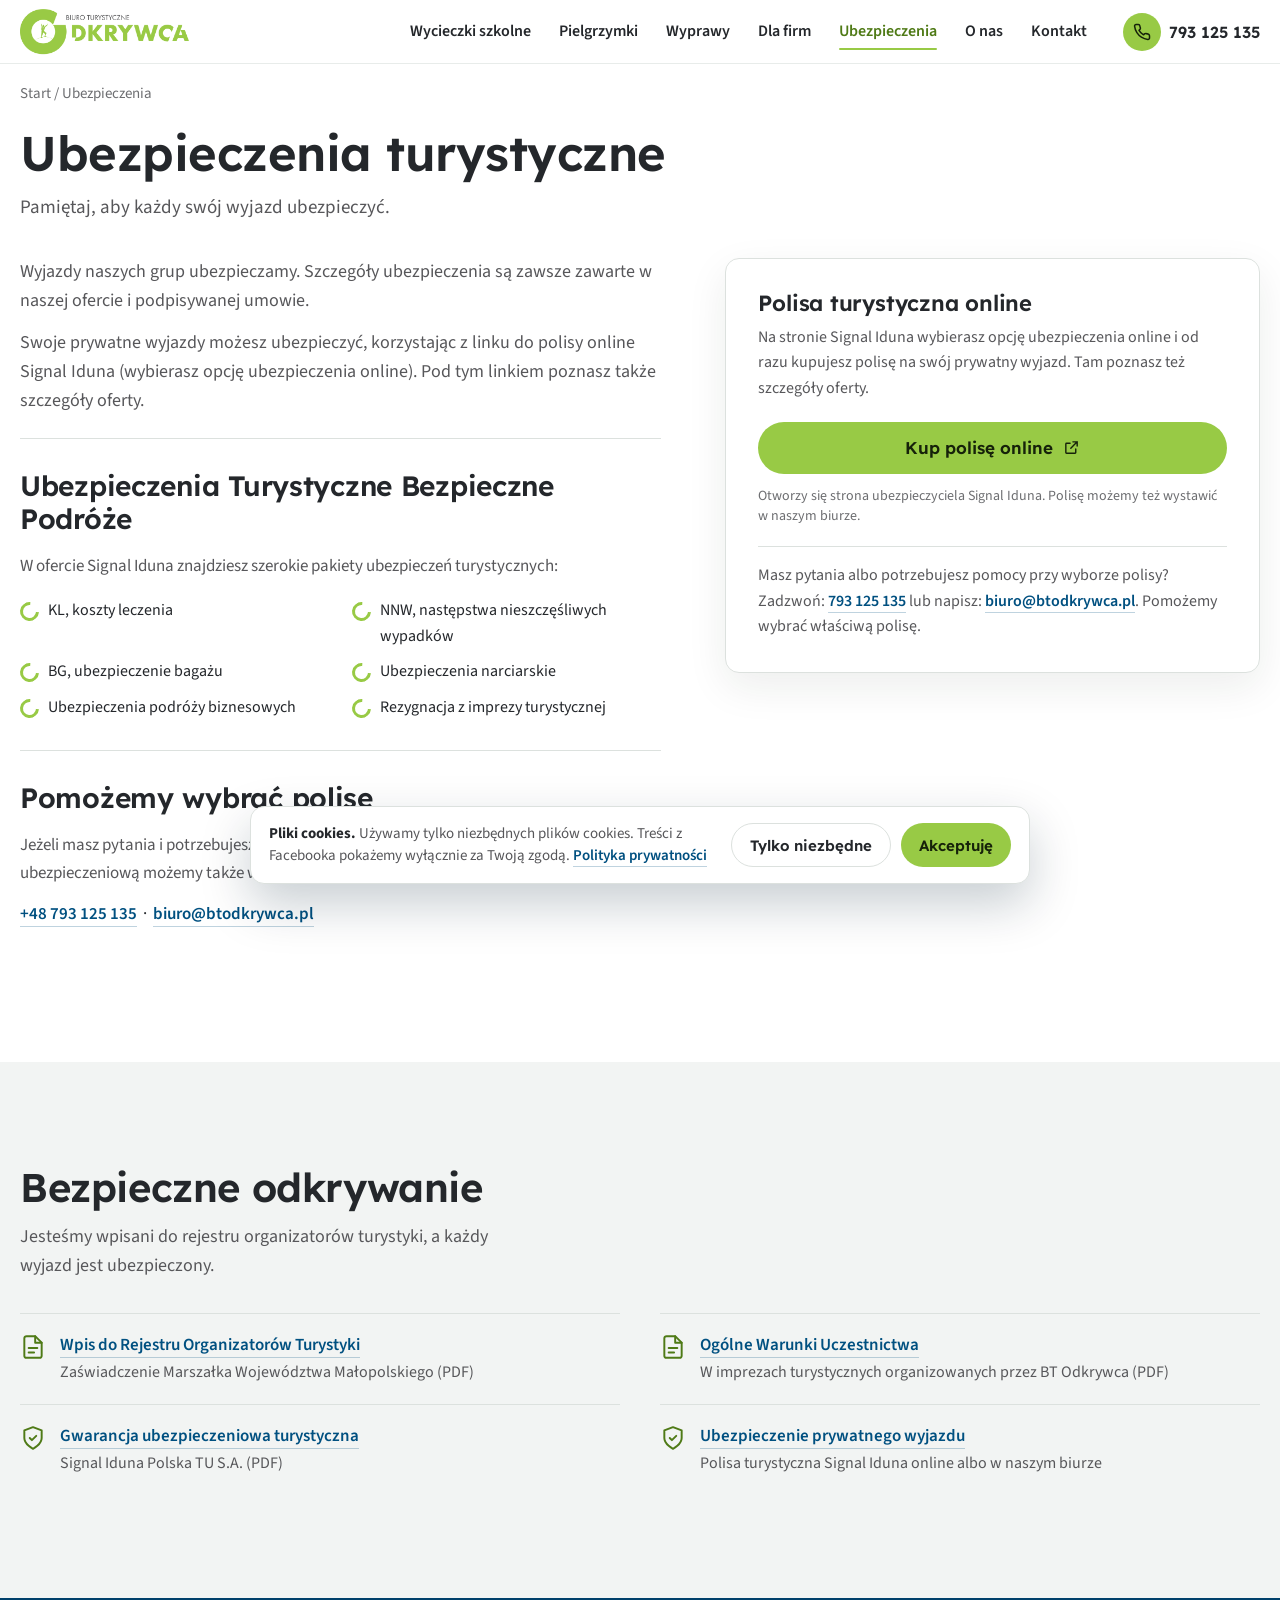
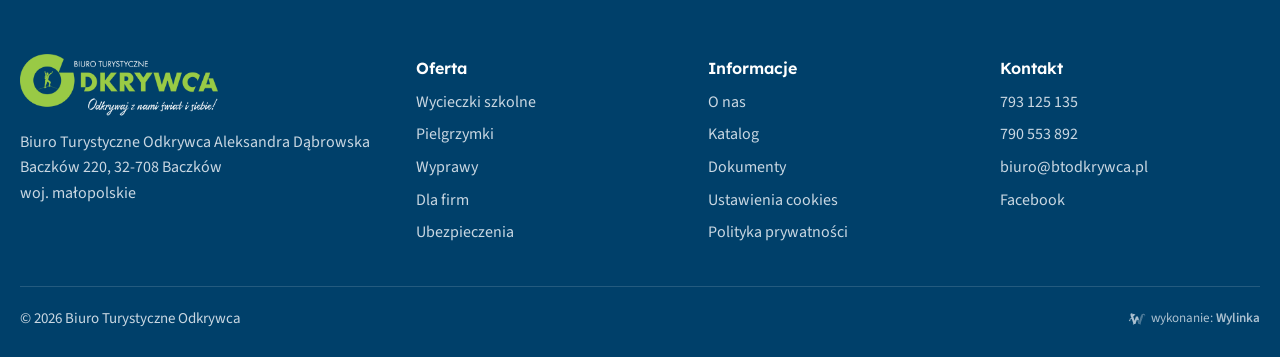
<file: ubezpieczenia.html>
<!doctype html>
<html lang="pl">
<head>
<meta charset="utf-8">
<meta name="viewport" content="width=device-width,initial-scale=1,viewport-fit=cover">
<meta name="robots" content="noindex,nofollow">
<title>Ubezpieczenia turystyczne Signal Iduna - polisa online | BT Odkrywca</title>
<meta name="description" content="Ubezpiecz swój wyjazd: polisa turystyczna Signal Iduna online (KL, NNW, bagaż, narty, rezygnacja) albo w biurze BT Odkrywca. Tel. 793 125 135.">
<meta name="theme-color" content="#ffffff">
<link rel="icon" href="img/sygnet.webp">
<link rel="preconnect" href="https://fonts.googleapis.com">
<link rel="preconnect" href="https://fonts.gstatic.com" crossorigin>
<link href="https://fonts.googleapis.com/css2?family=Lexend:wght@500;600&family=Source+Sans+3:wght@400;600&display=swap" rel="stylesheet">
<link rel="stylesheet" href="style.css?v=2">
<style>
.wylinka-badge{display:inline-flex;align-items:center;gap:.4em;color:inherit;text-decoration:none;font-size:.875em;line-height:1;opacity:.85}
.wylinka-badge:hover,.wylinka-badge:focus-visible{opacity:1}
.wylinka-badge:focus-visible{outline:2px solid currentColor;outline-offset:3px;border-radius:2px}
.wylinka-badge svg{width:18px;height:18px;flex:none;overflow:visible}
.wylinka-badge b{font-weight:600}
.wylinka-badge .wy-old{opacity:.45;transform-origin:40px 30px;transition:transform .32s cubic-bezier(.3,.7,.4,1),opacity .32s ease-out}
.wylinka-badge .wy-pod{opacity:0;transition:opacity .2s ease-out .08s}
.wylinka-badge:hover .wy-old,.wylinka-badge:focus-visible .wy-old{transform:translate(9px,7px) rotate(9deg);opacity:0}
.wylinka-badge:hover .wy-pod,.wylinka-badge:focus-visible .wy-pod{opacity:1}
@media (prefers-reduced-motion:reduce){.wylinka-badge .wy-old,.wylinka-badge .wy-pod{transition:none}.wylinka-badge:hover .wy-old,.wylinka-badge:focus-visible .wy-old{transform:none;opacity:.45}.wylinka-badge:hover .wy-pod,.wylinka-badge:focus-visible .wy-pod{opacity:0}}
</style>
</head>
<body>
<header class="hdr">
  <div class="wrap">
    <a class="logo" href="index.html" aria-label="Biuro Turystyczne Odkrywca - strona główna"><img src="img/logo-poziome.webp" alt="Biuro Turystyczne Odkrywca" width="600" height="163"></a>
    <nav class="nav" id="nav">
      <a href="wycieczki-szkolne.html">Wycieczki szkolne</a>
      <a href="index.html#pielgrzymki">Pielgrzymki</a>
      <a href="index.html#wyprawy">Wyprawy</a>
      <a href="index.html#firmy">Dla firm</a>
      <a href="ubezpieczenia.html" class="on" aria-current="page">Ubezpieczenia</a>
      <a href="index.html#o-nas">O nas</a>
      <a href="index.html#kontakt">Kontakt</a>
      <a href="index.html#kontakt" class="btn nav-cta" data-ask="">Zapytaj o wyjazd</a>
    </nav>
    <a class="hdr-tel" href="tel:+48793125135" aria-label="Zadzwoń: 793 125 135"><span class="ic"><svg viewBox="0 0 24 24" fill="none" stroke="currentColor" stroke-width="2" stroke-linecap="round" stroke-linejoin="round"><path d="M22 16.9v3a2 2 0 0 1-2.2 2 19.8 19.8 0 0 1-8.6-3.1 19.5 19.5 0 0 1-6-6A19.8 19.8 0 0 1 2.1 4.2 2 2 0 0 1 4.1 2h3a2 2 0 0 1 2 1.7c.1.9.4 1.8.7 2.7a2 2 0 0 1-.5 2.1L8 9.8a16 16 0 0 0 6 6l1.3-1.3a2 2 0 0 1 2.1-.4c.9.3 1.8.6 2.7.7a2 2 0 0 1 1.7 2z"/></svg></span><span class="num">793 125 135</span></a>
    <button class="burger" id="burger" aria-label="Menu" aria-expanded="false" aria-controls="nav"><i></i><i></i><i></i></button>
  </div>
</header>
<main>
<section class="wrap">
  <div class="crumbs"><a href="index.html">Start</a> / Ubezpieczenia</div>
  <div class="page-hd">
    <h1>Ubezpieczenia turystyczne</h1>
    <p>Pamiętaj, aby każdy swój wyjazd ubezpieczyć.</p>
  </div>
  <div class="ins top" style="padding-bottom:clamp(56px,7vw,90px)">
    <div class="ins-txt">
      <p>Wyjazdy naszych grup ubezpieczamy. Szczegóły ubezpieczenia są zawsze zawarte w naszej ofercie i podpisywanej umowie.</p>
      <p>Swoje prywatne wyjazdy możesz ubezpieczyć, korzystając z linku do polisy online Signal Iduna (wybierasz opcję ubezpieczenia online). Pod tym linkiem poznasz także szczegóły oferty.</p>
      <div class="blk" style="margin-top:22px">
        <h2>Ubezpieczenia Turystyczne Bezpieczne Podróże</h2>
        <p style="color:var(--grey)">W ofercie Signal Iduna znajdziesz szerokie pakiety ubezpieczeń turystycznych:</p>
        <ul class="ins-list">
        <li>KL, koszty leczenia</li><li>NNW, następstwa nieszczęśliwych wypadków</li>
        <li>BG, ubezpieczenie bagażu</li><li>Ubezpieczenia narciarskie</li>
        <li>Ubezpieczenia podróży biznesowych</li><li>Rezygnacja z imprezy turystycznej</li>
      </ul>
      </div>
      <div class="blk">
        <h2>Pomożemy wybrać polisę</h2>
        <p style="color:var(--grey)">Jeżeli masz pytania i potrzebujesz wsparcia przy wyborze polisy, zadzwoń do nas. Polisę ubezpieczeniową możemy także wystawić w naszym biurze.</p>
        <p><a class="lnk" href="tel:+48793125135">+48 793 125 135</a> &nbsp;·&nbsp; <a class="lnk" href="mailto:biuro@btodkrywca.pl">biuro@btodkrywca.pl</a></p>
      </div>
    </div>
    <div style="position:sticky;top:calc(var(--hdr) + 20px)"><div class="ins-box">
      <h3>Polisa turystyczna online</h3>
      <p>Na stronie Signal Iduna wybierasz opcję ubezpieczenia online i od razu kupujesz polisę na swój prywatny wyjazd. Tam poznasz też szczegóły oferty.</p>
      <a class="btn" href="https://w3.signal-iduna.pl/e-policy/pl/travel/?portal_code=www.btodkrywca.pl&amp;ag_symbol=53629&amp;tax_number=6252038100" target="_blank" rel="noopener">Kup polisę online <svg viewBox="0 0 24 24" fill="none" stroke="currentColor" stroke-width="2" stroke-linecap="round" stroke-linejoin="round"><path d="M14 4h6v6M20 4l-9 9M18 14v5a1 1 0 0 1-1 1H5a1 1 0 0 1-1-1V7a1 1 0 0 1 1-1h5"/></svg></a>
      <small>Otworzy się strona ubezpieczyciela Signal Iduna. Polisę możemy też wystawić w naszym biurze.</small>
      <p class="ins-help" style="margin-bottom:0">Masz pytania albo potrzebujesz pomocy przy wyborze polisy? Zadzwoń: <a class="lnk" href="tel:+48793125135">793 125 135</a> lub napisz: <a class="lnk" href="mailto:biuro@btodkrywca.pl">biuro@btodkrywca.pl</a>. Pomożemy wybrać właściwą polisę.</p>
    </div></div>
  </div>
</section>
<section class="sec alt">
  <div class="wrap">
    <div class="sec-hd"><div><h2>Bezpieczne odkrywanie</h2><p>Jesteśmy wpisani do rejestru organizatorów turystyki, a każdy wyjazd jest ubezpieczony.</p></div></div>
    <ul class="docs">
      <li><svg viewBox="0 0 24 24" fill="none" stroke="currentColor" stroke-width="1.8" stroke-linecap="round" stroke-linejoin="round"><path d="M14 2H6a2 2 0 0 0-2 2v16a2 2 0 0 0 2 2h12a2 2 0 0 0 2-2V8z"/><path d="M14 2v6h6M8 13h8M8 17h5"/></svg><div><b><a class="lnk" href="https://btodkrywca.pl/pl/o_nas/_pliki-do-pobrania/odkrywca_wpis_do_rejestru.pdf" target="_blank" rel="noopener">Wpis do Rejestru Organizatorów Turystyki</a></b><span>Zaświadczenie Marszałka Województwa Małopolskiego (PDF)</span></div></li>
      <li><svg viewBox="0 0 24 24" fill="none" stroke="currentColor" stroke-width="1.8" stroke-linecap="round" stroke-linejoin="round"><path d="M14 2H6a2 2 0 0 0-2 2v16a2 2 0 0 0 2 2h12a2 2 0 0 0 2-2V8z"/><path d="M14 2v6h6M8 13h8M8 17h5"/></svg><div><b><a class="lnk" href="https://btodkrywca.pl/pl/o_nas/_pliki-do-pobrania/odkrywca_owu.pdf" target="_blank" rel="noopener">Ogólne Warunki Uczestnictwa</a></b><span>W imprezach turystycznych organizowanych przez BT Odkrywca (PDF)</span></div></li>
      <li><svg viewBox="0 0 24 24" fill="none" stroke="currentColor" stroke-width="1.8" stroke-linecap="round" stroke-linejoin="round"><path d="M12 22s8-4 8-10V5l-8-3-8 3v7c0 6 8 10 8 10z"/><path d="M9 12l2 2 4-4"/></svg><div><b><a class="lnk" href="https://btodkrywca.pl/pl/o_nas/_pliki-do-pobrania/Gwarancja_ubezpieczeniowa.pdf" target="_blank" rel="noopener">Gwarancja ubezpieczeniowa turystyczna</a></b><span>Signal Iduna Polska TU S.A. (PDF)</span></div></li>
      <li><svg viewBox="0 0 24 24" fill="none" stroke="currentColor" stroke-width="1.8" stroke-linecap="round" stroke-linejoin="round"><path d="M12 22s8-4 8-10V5l-8-3-8 3v7c0 6 8 10 8 10z"/><path d="M9 12l2 2 4-4"/></svg><div><b><a class="lnk" href="ubezpieczenia.html">Ubezpieczenie prywatnego wyjazdu</a></b><span>Polisa turystyczna Signal Iduna online albo w naszym biurze</span></div></li>
    </ul>
  </div>
</section>
</main>
<footer class="ft">
  <div class="wrap">
    <div class="ft-grid">
      <div><img src="img/logo-white.webp" alt="Biuro Turystyczne Odkrywca" width="600" height="188" loading="lazy"><p>Biuro Turystyczne Odkrywca Aleksandra Dąbrowska<br>Baczków 220, 32-708 Baczków<br>woj. małopolskie</p></div>
      <div><h4>Oferta</h4><ul><li><a href="wycieczki-szkolne.html">Wycieczki szkolne</a></li><li><a href="index.html#pielgrzymki">Pielgrzymki</a></li><li><a href="index.html#wyprawy">Wyprawy</a></li><li><a href="index.html#firmy">Dla firm</a></li><li><a href="ubezpieczenia.html">Ubezpieczenia</a></li></ul></div>
      <div><h4>Informacje</h4><ul><li><a href="index.html#o-nas">O nas</a></li><li><a href="wycieczki-szkolne.html#katalog">Katalog</a></li><li><a href="index.html#dokumenty">Dokumenty</a></li><li><a href="#" data-cookies>Ustawienia cookies</a></li><li><a href="#" onclick="return false">Polityka prywatności</a></li></ul></div>
      <div><h4>Kontakt</h4><ul><li><a href="tel:+48793125135">793 125 135</a></li><li><a href="tel:+48790553892">790 553 892</a></li><li><a href="mailto:biuro@btodkrywca.pl">biuro@btodkrywca.pl</a></li><li><a href="https://www.facebook.com/Biuro-Turystyczne-Odkrywca-360996910980648/" rel="noopener" target="_blank">Facebook</a></li></ul></div>
    </div>
    <div class="ft-bot"><span>© 2026 Biuro Turystyczne Odkrywca</span><a class="wylinka-badge" href="https://wylinka.pl/?utm_source=btodkrywca.pl&amp;utm_medium=stopka&amp;utm_campaign=wykonanie" rel="noopener" title="Strona wykonana przez Wylinka"><svg viewBox="0 0 64 64" aria-hidden="true" focusable="false" fill="currentColor"><path d="M9.8 22.8l-1.2-7.9 2.2-3.7 15.5 4.6-.5 1.5-7.2 5.5 4.7 15.6 5-15.6 7 0 4.1 12.7-4.2-.9-2.6 1.8-.8-2.2-5.3 15.6-4.3 0 .4 .2-2.1 2.8-1.3-1.1 1.1-1.4-3.1 .2-.1-1.7 2.2-.1-5.7-16.5-4.8 .6-.8 3.1 0 .5-.3 .5 .8 2.2-1.6 .5-.4-1.3-.8 1.6-1.5-.8 .8-1.6-1.4 .6-.6-1.6 2.3-.8 .2-.4 1.3-4.8 5.9-.8-2.4-6.9zM15.2 13.7l-.1-.4-.4 .8-.1 .8 .1 1 .1 .4 .3 .7 .3-.9 .1-.7 0-.8z"/><path class="wy-pod" d="M37.1 49.8l-4.5-13.3 2.6-1.8 4.2 .9 .9 2.8 3-9.7 0-.5 .1-.8 3.2-8.4 .5-1 .6-1 .9-1.1 1.3-1 1.1-.7 1.4-.5 1.4-.3 .7 0 .9 0 1.2 .3 1.4 .6 .8 .5 .7 .7 .6 .7 .5 .9 .3 .9 .1 .9 0 .8-.2 .9-.5 .9-.5 .6-.7 .5-.7 .3-.1-.1 0-.1 .5-.5 .3-.7 .2-.5 0-.6-.1-.6-.3-.7-.4-.5-.4-.4-.5-.3-.6-.3-.7 0-.7 .1-.6 .1-.5 .4-.5 .5-.3 .5-.2 .7-.1 1.5-1.4 5.1-.8 3.3-.3 .7-.5 .7-6 17.5 1.9 .1-.1 1.7-3.1-.2 1.1 1.4-1.3 1.1-2.1-2.8 .4-.2z"/><path class="wy-old" d="M40.8 50l.4-.2-4.1 0-4.2-12.5 2.5-1.7 4.3 .9 .6 1.9 .6-1.6 0-.3 2.4-7.8 0-.5 .1-.8 3.2-8.4 .4-.8 .6-.9 .9-1.2 .9-.9 1.3-.8 1.4-.6 1.2-.3 1.4-.1 1.3 .1 .6 .2 .8 .3 1.1 .6 .9 .7 .7 .9 .5 .9 .3 .9 .1 1.1-.1 .9-.3 .9-.4 .7-.6 .7-.6 .4-.6 .2-.1-.1 0-.1 .5-.5 .3-.7 .2-.5 0-.5-.1-.6-.2-.6-.3-.5-.4-.5-.5-.3-.6-.3-.7-.1-.6 0-.6 .1-.6 .3-.6 .5-.3 .4-.2 .5-.1 .5-.1 1.5-1.4 5.1-.8 3.3-.3 .7-.5 .7-6 17.5 1.9 .1-.1 1.7-3.1-.2 1.1 1.4-1.3 1.1zM49.6 17.1l.6 1.7-1.5 1.9 .4 .4 1.8-2.1-.7-2.1zM48.1 28.3l.5 1.8-1.7 1.8 .4 .4 1.9-2-.6-2.2zM37.9 41.7l1.7-1.5-.4-.4-1.7 1.4zM42.6 38.7l-1.5 2.8 1.1 2-1.3 2.6 .5 .2 1.5-2.8-1.1-2 1.4-2.5z"/></svg><span>wykonanie: <b>Wylinka</b></span></a></div>
  </div>
</footer>
<dialog class="ask" id="ask" aria-labelledby="ask-h">
  <div class="ask-in">
    <div class="bk-t"><div><h2 id="ask-h">Zapytaj o wyjazd</h2><p>Odpowiemy mailem albo telefonicznie, zwykle w dniu roboczym.</p></div><button class="bk-x" type="button" data-close aria-label="Zamknij"><svg viewBox="0 0 24 24" fill="none" stroke="currentColor" stroke-width="2"><path d="M18 6L6 18M6 6l12 12"/></svg></button></div>
    <form id="askf" novalidate>
      <div class="g2">
        <label class="fl full"><span>Wyjazd</span><input name="wyjazd" id="ask-trip" placeholder="np. Bieszczady, 3 dni"></label>
        <label class="fl"><span>Imię i nazwisko</span><input name="n" required autocomplete="name"></label>
        <label class="fl"><span>Telefon</span><input name="t" type="tel" required autocomplete="tel"></label>
        <label class="fl full"><span>E-mail</span><input name="e" type="email" autocomplete="email"></label>
        <label class="fl"><span>Szkoła, firma lub parafia</span><input name="g"></label>
        <label class="fl"><span>Liczba uczestników (ok.)</span><input name="o" inputmode="numeric"></label>
        <label class="fl full"><span>Proponowany termin</span><input name="d" placeholder="np. maj 2027"></label>
        <label class="fl full"><span>Wiadomość</span><textarea name="m" placeholder="Klasa, wiek uczestników, pytania do programu"></textarea></label>
      </div>
      <button class="btn" type="submit">Wyślij zapytanie</button>
      <p class="hint">Dane wykorzystamy wyłącznie do odpowiedzi na zapytanie.</p>
      <p class="hint" style="margin-top:4px">Podgląd: formularz pokazowy, niczego nie wysyła.</p>
    </form>
    <div class="ask-ok"><div class="gran"><i></i></div><h3>Dziękujemy za zapytanie</h3><p>W docelowej stronie zapytanie trafi na biuro@btodkrywca.pl, a nadawca dostanie potwierdzenie.</p><button class="btn line" type="button" data-close>Zamknij</button></div>
  </div>
</dialog>
<div class="cookie" id="cookie" role="dialog" aria-label="Zgody na pliki cookies">
  <p><b>Pliki cookies.</b> Używamy tylko niezbędnych plików cookies. Treści z Facebooka pokażemy wyłącznie za Twoją zgodą. <a class="lnk" href="#" onclick="return false">Polityka prywatności</a></p>
  <div class="cb"><button class="btn line" type="button" data-consent="min">Tylko niezbędne</button><button class="btn" type="button" data-consent="all">Akceptuję</button></div>
</div>
<script src="app.js?v=2" defer></script>
</body>
</html>
</file>
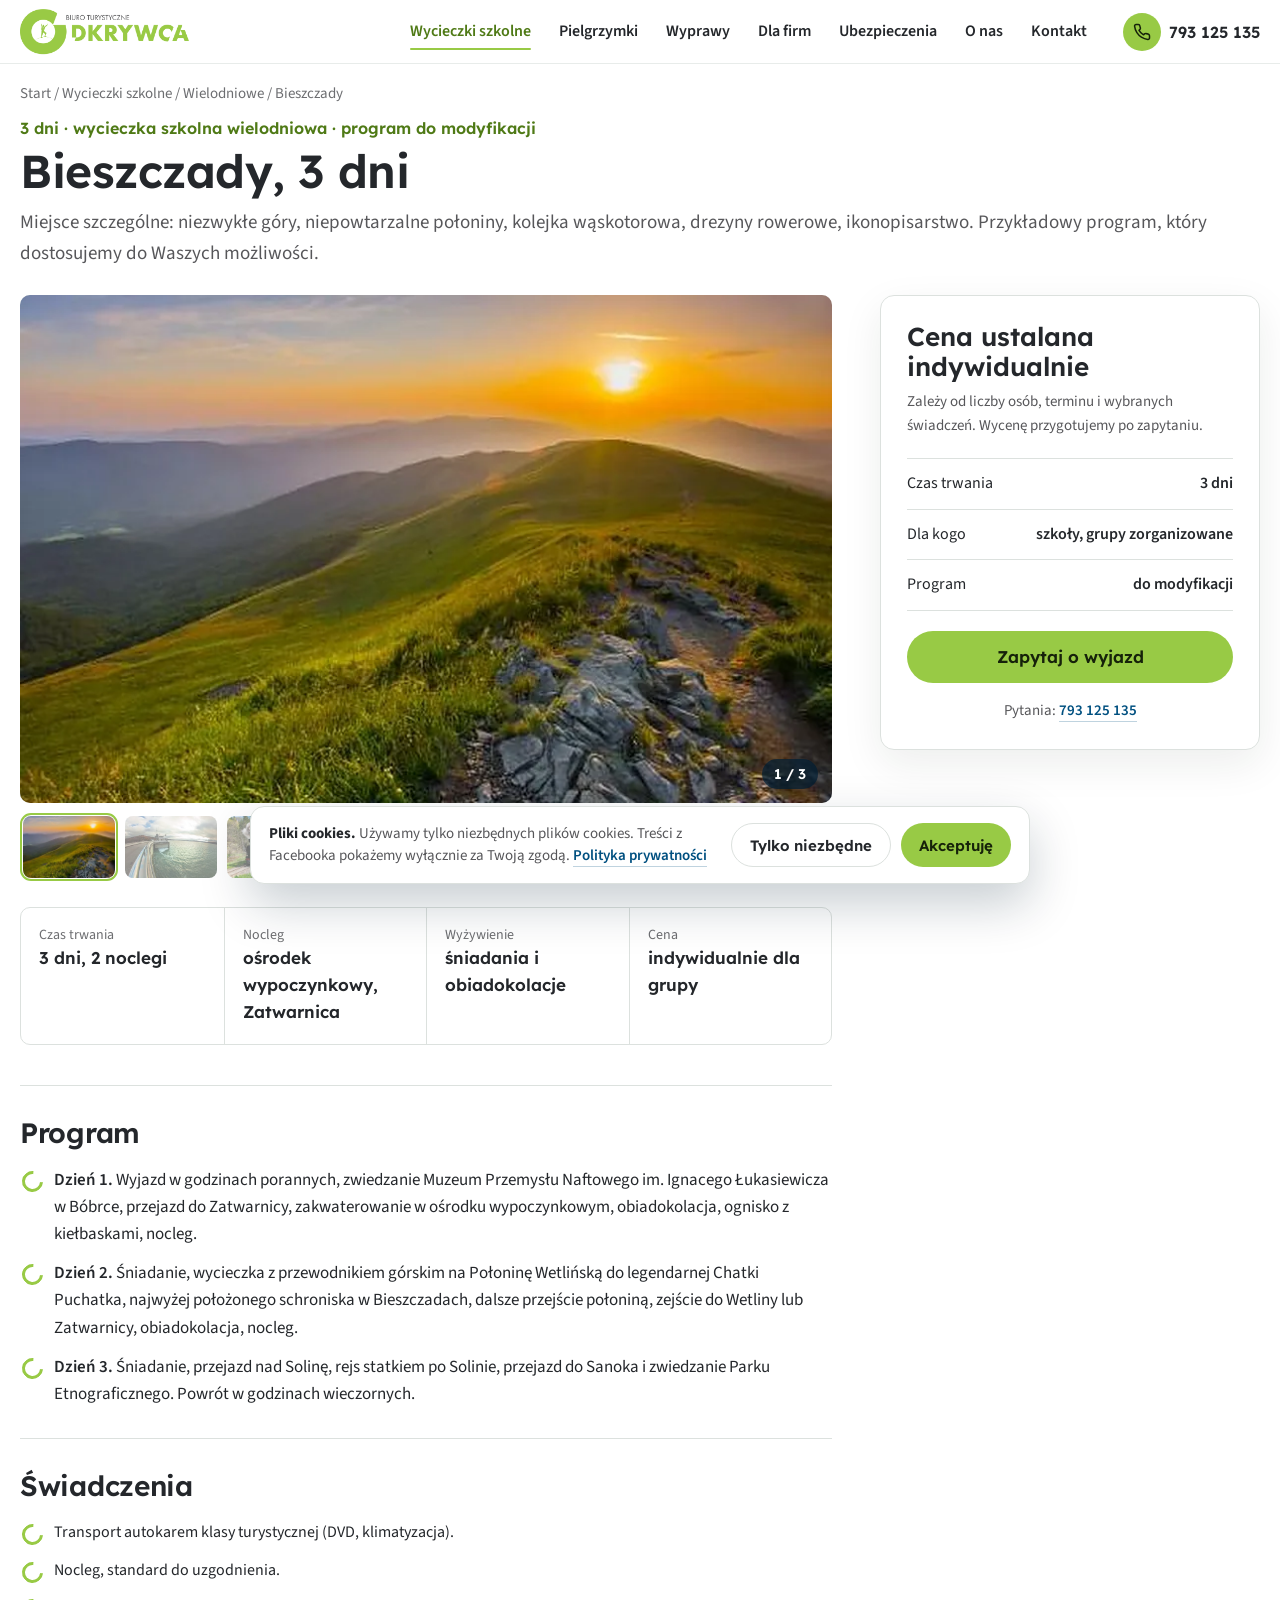
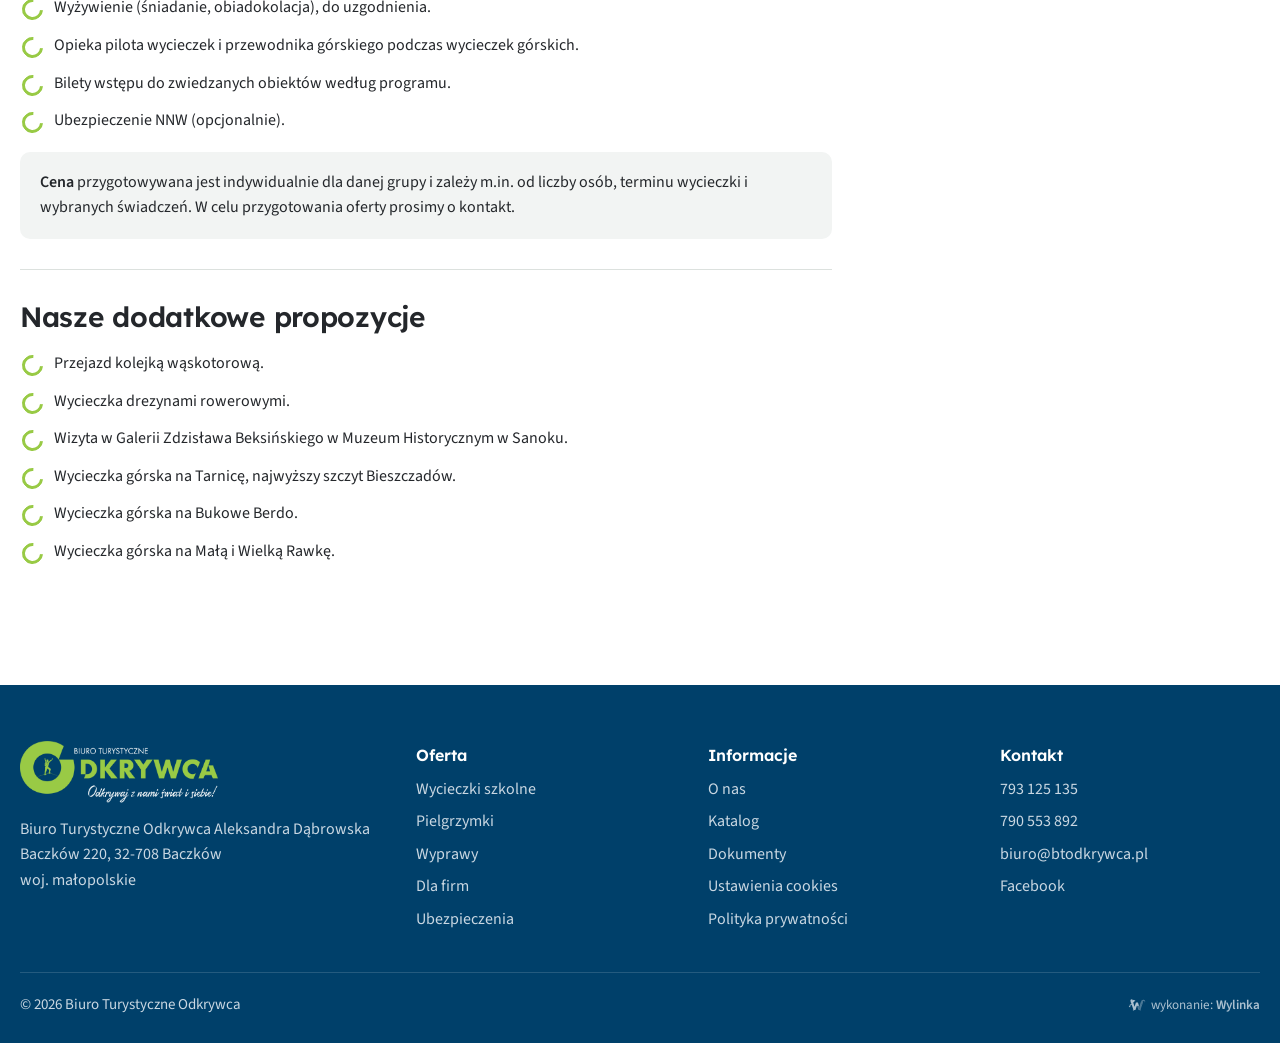
<file: wycieczka-bieszczady.html>
<!doctype html>
<html lang="pl">
<head>
<meta charset="utf-8">
<meta name="viewport" content="width=device-width,initial-scale=1,viewport-fit=cover">
<meta name="robots" content="noindex,nofollow">
<title>Wycieczka szkolna Bieszczady 3 dni - program | BT Odkrywca</title>
<meta name="description" content="Wycieczka szkolna w Bieszczady na 3 dni: Bóbrka, Połonina Wetlińska i Chatka Puchatka, rejs po Solinie, skansen w Sanoku. Program do modyfikacji, cena dla grupy.">
<meta name="theme-color" content="#ffffff">
<link rel="icon" href="img/sygnet.webp">
<link rel="preconnect" href="https://fonts.googleapis.com">
<link rel="preconnect" href="https://fonts.gstatic.com" crossorigin>
<link href="https://fonts.googleapis.com/css2?family=Lexend:wght@500;600&family=Source+Sans+3:wght@400;600&display=swap" rel="stylesheet">
<link rel="stylesheet" href="style.css?v=2">
<style>
.wylinka-badge{display:inline-flex;align-items:center;gap:.4em;color:inherit;text-decoration:none;font-size:.875em;line-height:1;opacity:.85}
.wylinka-badge:hover,.wylinka-badge:focus-visible{opacity:1}
.wylinka-badge:focus-visible{outline:2px solid currentColor;outline-offset:3px;border-radius:2px}
.wylinka-badge svg{width:18px;height:18px;flex:none;overflow:visible}
.wylinka-badge b{font-weight:600}
.wylinka-badge .wy-old{opacity:.45;transform-origin:40px 30px;transition:transform .32s cubic-bezier(.3,.7,.4,1),opacity .32s ease-out}
.wylinka-badge .wy-pod{opacity:0;transition:opacity .2s ease-out .08s}
.wylinka-badge:hover .wy-old,.wylinka-badge:focus-visible .wy-old{transform:translate(9px,7px) rotate(9deg);opacity:0}
.wylinka-badge:hover .wy-pod,.wylinka-badge:focus-visible .wy-pod{opacity:1}
@media (prefers-reduced-motion:reduce){.wylinka-badge .wy-old,.wylinka-badge .wy-pod{transition:none}.wylinka-badge:hover .wy-old,.wylinka-badge:focus-visible .wy-old{transform:none;opacity:.45}.wylinka-badge:hover .wy-pod,.wylinka-badge:focus-visible .wy-pod{opacity:0}}
</style>
</head>
<body>
<header class="hdr">
  <div class="wrap">
    <a class="logo" href="index.html" aria-label="Biuro Turystyczne Odkrywca - strona główna"><img src="img/logo-poziome.webp" alt="Biuro Turystyczne Odkrywca" width="600" height="163"></a>
    <nav class="nav" id="nav">
      <a href="wycieczki-szkolne.html" class="on" aria-current="page">Wycieczki szkolne</a>
      <a href="index.html#pielgrzymki">Pielgrzymki</a>
      <a href="index.html#wyprawy">Wyprawy</a>
      <a href="index.html#firmy">Dla firm</a>
      <a href="ubezpieczenia.html">Ubezpieczenia</a>
      <a href="index.html#o-nas">O nas</a>
      <a href="index.html#kontakt">Kontakt</a>
      <a href="index.html#kontakt" class="btn nav-cta" data-ask="">Zapytaj o wyjazd</a>
    </nav>
    <a class="hdr-tel" href="tel:+48793125135" aria-label="Zadzwoń: 793 125 135"><span class="ic"><svg viewBox="0 0 24 24" fill="none" stroke="currentColor" stroke-width="2" stroke-linecap="round" stroke-linejoin="round"><path d="M22 16.9v3a2 2 0 0 1-2.2 2 19.8 19.8 0 0 1-8.6-3.1 19.5 19.5 0 0 1-6-6A19.8 19.8 0 0 1 2.1 4.2 2 2 0 0 1 4.1 2h3a2 2 0 0 1 2 1.7c.1.9.4 1.8.7 2.7a2 2 0 0 1-.5 2.1L8 9.8a16 16 0 0 0 6 6l1.3-1.3a2 2 0 0 1 2.1-.4c.9.3 1.8.6 2.7.7a2 2 0 0 1 1.7 2z"/></svg></span><span class="num">793 125 135</span></a>
    <button class="burger" id="burger" aria-label="Menu" aria-expanded="false" aria-controls="nav"><i></i><i></i><i></i></button>
  </div>
</header>
<main class="wrap">
  <div class="crumbs"><a href="index.html">Start</a> / <a href="wycieczki-szkolne.html">Wycieczki szkolne</a> / <a href="wycieczki-szkolne.html#wielodniowe">Wielodniowe</a> / Bieszczady</div>
  <div class="t-head">
    <div class="t-when">3 dni · wycieczka szkolna wielodniowa · program do modyfikacji</div>
    <h1>Bieszczady, 3 dni</h1>
    <p class="sub">Miejsce szczególne: niezwykłe góry, niepowtarzalne połoniny, kolejka wąskotorowa, drezyny rowerowe, ikonopisarstwo. Przykładowy program, który dostosujemy do Waszych możliwości.</p>
    <div class="t-buy"><div class="mp ind">Cena indywidualna<small>dla grupy</small></div><button class="btn" type="button" data-ask="Bieszczady, 3 dni" id="rez-m">Zapytaj o wyjazd</button></div>
  </div>

  <div class="t-grid">
    <div>
      <div class="gal">
        <div class="rail" id="gal">
          <figure><img src="img/bieszczady.webp" alt="Połoniny w Bieszczadach o zachodzie słońca" width="820" height="512"></figure>
          <figure><img src="img/bieszczady-solina.webp" alt="Zapora i jezioro Solińskie" loading="lazy" width="600" height="400"></figure>
          <figure><img src="img/bieszczady-kolejka.webp" alt="Bieszczadzka kolejka wąskotorowa" loading="lazy" width="512" height="342"></figure>
        </div>
        <button class="ga p" aria-label="Poprzednie zdjęcie"><svg viewBox="0 0 24 24" fill="none" stroke="currentColor" stroke-width="2"><path d="M15 18l-6-6 6-6"/></svg></button>
        <button class="ga n" aria-label="Następne zdjęcie"><svg viewBox="0 0 24 24" fill="none" stroke="currentColor" stroke-width="2"><path d="M9 18l6-6-6-6"/></svg></button>
        <span class="cnt" id="galc">1 / 3</span>
      </div>
      <div class="thumbs" id="thumbs" aria-label="Miniatury zdjęć"></div>

      <div class="facts">
        <div><small>Czas trwania</small><b>3 dni, 2 noclegi</b></div>
        <div><small>Nocleg</small><b>ośrodek wypoczynkowy, Zatwarnica</b></div>
        <div><small>Wyżywienie</small><b>śniadania i obiadokolacje</b></div>
        <div><small>Cena</small><b>indywidualnie dla grupy</b></div>
      </div>

      <section class="blk">
        <h2>Program</h2>
        <ul class="olist">
          <li><b>Dzień 1.</b> Wyjazd w godzinach porannych, zwiedzanie Muzeum Przemysłu Naftowego im. Ignacego Łukasiewicza w Bóbrce, przejazd do Zatwarnicy, zakwaterowanie w ośrodku wypoczynkowym, obiadokolacja, ognisko z kiełbaskami, nocleg.</li>
          <li><b>Dzień 2.</b> Śniadanie, wycieczka z przewodnikiem górskim na Połoninę Wetlińską do legendarnej Chatki Puchatka, najwyżej położonego schroniska w Bieszczadach, dalsze przejście połoniną, zejście do Wetliny lub Zatwarnicy, obiadokolacja, nocleg.</li>
          <li><b>Dzień 3.</b> Śniadanie, przejazd nad Solinę, rejs statkiem po Solinie, przejazd do Sanoka i zwiedzanie Parku Etnograficznego. Powrót w godzinach wieczornych.</li>
        </ul>
      </section>

      <section class="blk">
        <h2>Świadczenia</h2>
        <ul class="olist small">
          <li>Transport autokarem klasy turystycznej (DVD, klimatyzacja).</li>
          <li>Nocleg, standard do uzgodnienia.</li>
          <li>Wyżywienie (śniadanie, obiadokolacja), do uzgodnienia.</li>
          <li>Opieka pilota wycieczek i przewodnika górskiego podczas wycieczek górskich.</li>
          <li>Bilety wstępu do zwiedzanych obiektów według programu.</li>
          <li>Ubezpieczenie NNW (opcjonalnie).</li>
        </ul>
        <div class="extra"><b>Cena</b> przygotowywana jest indywidualnie dla danej grupy i zależy m.in. od liczby osób, terminu wycieczki i wybranych świadczeń. W celu przygotowania oferty prosimy o kontakt.</div>
      </section>

      <section class="blk">
        <h2>Nasze dodatkowe propozycje</h2>
        <ul class="olist small">
          <li>Przejazd kolejką wąskotorową.</li>
          <li>Wycieczka drezynami rowerowymi.</li>
          <li>Wizyta w Galerii Zdzisława Beksińskiego w Muzeum Historycznym w Sanoku.</li>
          <li>Wycieczka górska na Tarnicę, najwyższy szczyt Bieszczadów.</li>
          <li>Wycieczka górska na Bukowe Berdo.</li>
          <li>Wycieczka górska na Małą i Wielką Rawkę.</li>
        </ul>
      </section>
    </div>

    <aside class="book" id="book">
      <div class="p ind">Cena ustalana indywidualnie</div>
      <p class="ask-note">Zależy od liczby osób, terminu i wybranych świadczeń. Wycenę przygotujemy po zapytaniu.</p>
      <div class="terms">
        <div><span>Czas trwania</span><b>3 dni</b></div>
        <div><span>Dla kogo</span><b>szkoły, grupy zorganizowane</b></div>
        <div><span>Program</span><b>do modyfikacji</b></div>
      </div>
      <button class="btn" type="button" data-ask="Bieszczady, 3 dni" id="rez-top">Zapytaj o wyjazd</button>
      <p class="q">Pytania: <a class="lnk" href="tel:+48793125135">793 125 135</a></p>
    </aside>
  </div>
</main>
<div class="mob" id="mob">
  <div class="mp ind">Cena indywidualna<small>dla grupy</small></div>
  <a class="tel" href="tel:+48793125135" aria-label="Zadzwoń"><svg viewBox="0 0 24 24" fill="none" stroke="currentColor" stroke-width="2" stroke-linecap="round" stroke-linejoin="round"><path d="M22 16.9v3a2 2 0 0 1-2.2 2 19.8 19.8 0 0 1-8.6-3.1 19.5 19.5 0 0 1-6-6A19.8 19.8 0 0 1 2.1 4.2 2 2 0 0 1 4.1 2h3a2 2 0 0 1 2 1.7c.1.9.4 1.8.7 2.7a2 2 0 0 1-.5 2.1L8 9.8a16 16 0 0 0 6 6l1.3-1.3a2 2 0 0 1 2.1-.4c.9.3 1.8.6 2.7.7a2 2 0 0 1 1.7 2z"/></svg></a>
  <button class="btn" type="button" data-ask="Bieszczady, 3 dni">Zapytaj o wyjazd</button>
</div>
<footer class="ft">
  <div class="wrap">
    <div class="ft-grid">
      <div><img src="img/logo-white.webp" alt="Biuro Turystyczne Odkrywca" width="600" height="188" loading="lazy"><p>Biuro Turystyczne Odkrywca Aleksandra Dąbrowska<br>Baczków 220, 32-708 Baczków<br>woj. małopolskie</p></div>
      <div><h4>Oferta</h4><ul><li><a href="wycieczki-szkolne.html">Wycieczki szkolne</a></li><li><a href="index.html#pielgrzymki">Pielgrzymki</a></li><li><a href="index.html#wyprawy">Wyprawy</a></li><li><a href="index.html#firmy">Dla firm</a></li><li><a href="ubezpieczenia.html">Ubezpieczenia</a></li></ul></div>
      <div><h4>Informacje</h4><ul><li><a href="index.html#o-nas">O nas</a></li><li><a href="wycieczki-szkolne.html#katalog">Katalog</a></li><li><a href="index.html#dokumenty">Dokumenty</a></li><li><a href="#" data-cookies>Ustawienia cookies</a></li><li><a href="#" onclick="return false">Polityka prywatności</a></li></ul></div>
      <div><h4>Kontakt</h4><ul><li><a href="tel:+48793125135">793 125 135</a></li><li><a href="tel:+48790553892">790 553 892</a></li><li><a href="mailto:biuro@btodkrywca.pl">biuro@btodkrywca.pl</a></li><li><a href="https://www.facebook.com/Biuro-Turystyczne-Odkrywca-360996910980648/" rel="noopener" target="_blank">Facebook</a></li></ul></div>
    </div>
    <div class="ft-bot"><span>© 2026 Biuro Turystyczne Odkrywca</span><a class="wylinka-badge" href="https://wylinka.pl/?utm_source=btodkrywca.pl&amp;utm_medium=stopka&amp;utm_campaign=wykonanie" rel="noopener" title="Strona wykonana przez Wylinka"><svg viewBox="0 0 64 64" aria-hidden="true" focusable="false" fill="currentColor"><path d="M9.8 22.8l-1.2-7.9 2.2-3.7 15.5 4.6-.5 1.5-7.2 5.5 4.7 15.6 5-15.6 7 0 4.1 12.7-4.2-.9-2.6 1.8-.8-2.2-5.3 15.6-4.3 0 .4 .2-2.1 2.8-1.3-1.1 1.1-1.4-3.1 .2-.1-1.7 2.2-.1-5.7-16.5-4.8 .6-.8 3.1 0 .5-.3 .5 .8 2.2-1.6 .5-.4-1.3-.8 1.6-1.5-.8 .8-1.6-1.4 .6-.6-1.6 2.3-.8 .2-.4 1.3-4.8 5.9-.8-2.4-6.9zM15.2 13.7l-.1-.4-.4 .8-.1 .8 .1 1 .1 .4 .3 .7 .3-.9 .1-.7 0-.8z"/><path class="wy-pod" d="M37.1 49.8l-4.5-13.3 2.6-1.8 4.2 .9 .9 2.8 3-9.7 0-.5 .1-.8 3.2-8.4 .5-1 .6-1 .9-1.1 1.3-1 1.1-.7 1.4-.5 1.4-.3 .7 0 .9 0 1.2 .3 1.4 .6 .8 .5 .7 .7 .6 .7 .5 .9 .3 .9 .1 .9 0 .8-.2 .9-.5 .9-.5 .6-.7 .5-.7 .3-.1-.1 0-.1 .5-.5 .3-.7 .2-.5 0-.6-.1-.6-.3-.7-.4-.5-.4-.4-.5-.3-.6-.3-.7 0-.7 .1-.6 .1-.5 .4-.5 .5-.3 .5-.2 .7-.1 1.5-1.4 5.1-.8 3.3-.3 .7-.5 .7-6 17.5 1.9 .1-.1 1.7-3.1-.2 1.1 1.4-1.3 1.1-2.1-2.8 .4-.2z"/><path class="wy-old" d="M40.8 50l.4-.2-4.1 0-4.2-12.5 2.5-1.7 4.3 .9 .6 1.9 .6-1.6 0-.3 2.4-7.8 0-.5 .1-.8 3.2-8.4 .4-.8 .6-.9 .9-1.2 .9-.9 1.3-.8 1.4-.6 1.2-.3 1.4-.1 1.3 .1 .6 .2 .8 .3 1.1 .6 .9 .7 .7 .9 .5 .9 .3 .9 .1 1.1-.1 .9-.3 .9-.4 .7-.6 .7-.6 .4-.6 .2-.1-.1 0-.1 .5-.5 .3-.7 .2-.5 0-.5-.1-.6-.2-.6-.3-.5-.4-.5-.5-.3-.6-.3-.7-.1-.6 0-.6 .1-.6 .3-.6 .5-.3 .4-.2 .5-.1 .5-.1 1.5-1.4 5.1-.8 3.3-.3 .7-.5 .7-6 17.5 1.9 .1-.1 1.7-3.1-.2 1.1 1.4-1.3 1.1zM49.6 17.1l.6 1.7-1.5 1.9 .4 .4 1.8-2.1-.7-2.1zM48.1 28.3l.5 1.8-1.7 1.8 .4 .4 1.9-2-.6-2.2zM37.9 41.7l1.7-1.5-.4-.4-1.7 1.4zM42.6 38.7l-1.5 2.8 1.1 2-1.3 2.6 .5 .2 1.5-2.8-1.1-2 1.4-2.5z"/></svg><span>wykonanie: <b>Wylinka</b></span></a></div>
  </div>
</footer>
<dialog class="ask" id="ask" aria-labelledby="ask-h">
  <div class="ask-in">
    <div class="bk-t"><div><h2 id="ask-h">Zapytaj o wyjazd</h2><p>Odpowiemy mailem albo telefonicznie, zwykle w dniu roboczym.</p></div><button class="bk-x" type="button" data-close aria-label="Zamknij"><svg viewBox="0 0 24 24" fill="none" stroke="currentColor" stroke-width="2"><path d="M18 6L6 18M6 6l12 12"/></svg></button></div>
    <form id="askf" novalidate>
      <div class="g2">
        <label class="fl full"><span>Wyjazd</span><input name="wyjazd" id="ask-trip" placeholder="np. Bieszczady, 3 dni"></label>
        <label class="fl"><span>Imię i nazwisko</span><input name="n" required autocomplete="name"></label>
        <label class="fl"><span>Telefon</span><input name="t" type="tel" required autocomplete="tel"></label>
        <label class="fl full"><span>E-mail</span><input name="e" type="email" autocomplete="email"></label>
        <label class="fl"><span>Szkoła, firma lub parafia</span><input name="g"></label>
        <label class="fl"><span>Liczba uczestników (ok.)</span><input name="o" inputmode="numeric"></label>
        <label class="fl full"><span>Proponowany termin</span><input name="d" placeholder="np. maj 2027"></label>
        <label class="fl full"><span>Wiadomość</span><textarea name="m" placeholder="Klasa, wiek uczestników, pytania do programu"></textarea></label>
      </div>
      <button class="btn" type="submit">Wyślij zapytanie</button>
      <p class="hint">Dane wykorzystamy wyłącznie do odpowiedzi na zapytanie.</p>
      <p class="hint" style="margin-top:4px">Podgląd: formularz pokazowy, niczego nie wysyła.</p>
    </form>
    <div class="ask-ok"><div class="gran"><i></i></div><h3>Dziękujemy za zapytanie</h3><p>W docelowej stronie zapytanie trafi na biuro@btodkrywca.pl, a nadawca dostanie potwierdzenie.</p><button class="btn line" type="button" data-close>Zamknij</button></div>
  </div>
</dialog>
<div class="cookie" id="cookie" role="dialog" aria-label="Zgody na pliki cookies">
  <p><b>Pliki cookies.</b> Używamy tylko niezbędnych plików cookies. Treści z Facebooka pokażemy wyłącznie za Twoją zgodą. <a class="lnk" href="#" onclick="return false">Polityka prywatności</a></p>
  <div class="cb"><button class="btn line" type="button" data-consent="min">Tylko niezbędne</button><button class="btn" type="button" data-consent="all">Akceptuję</button></div>
</div>
<script src="app.js?v=2" defer></script>
</body>
</html>
</file>
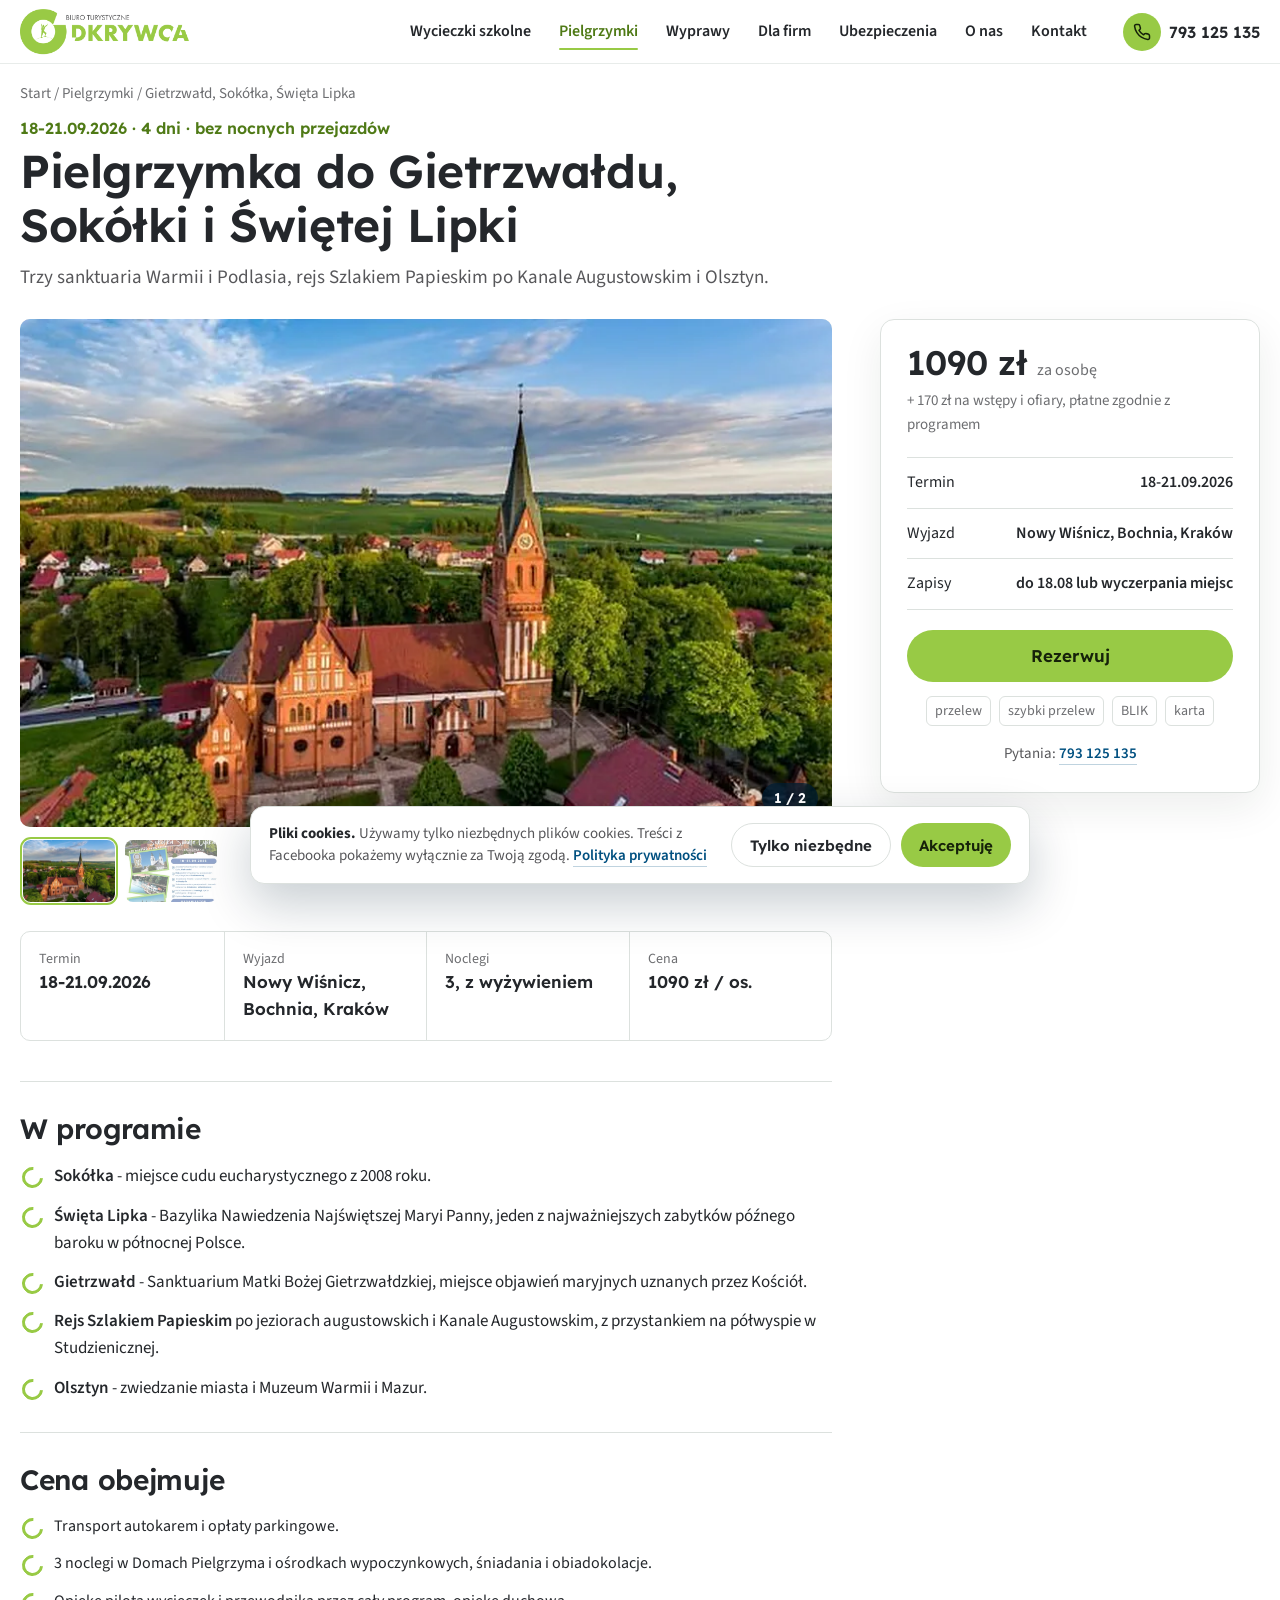
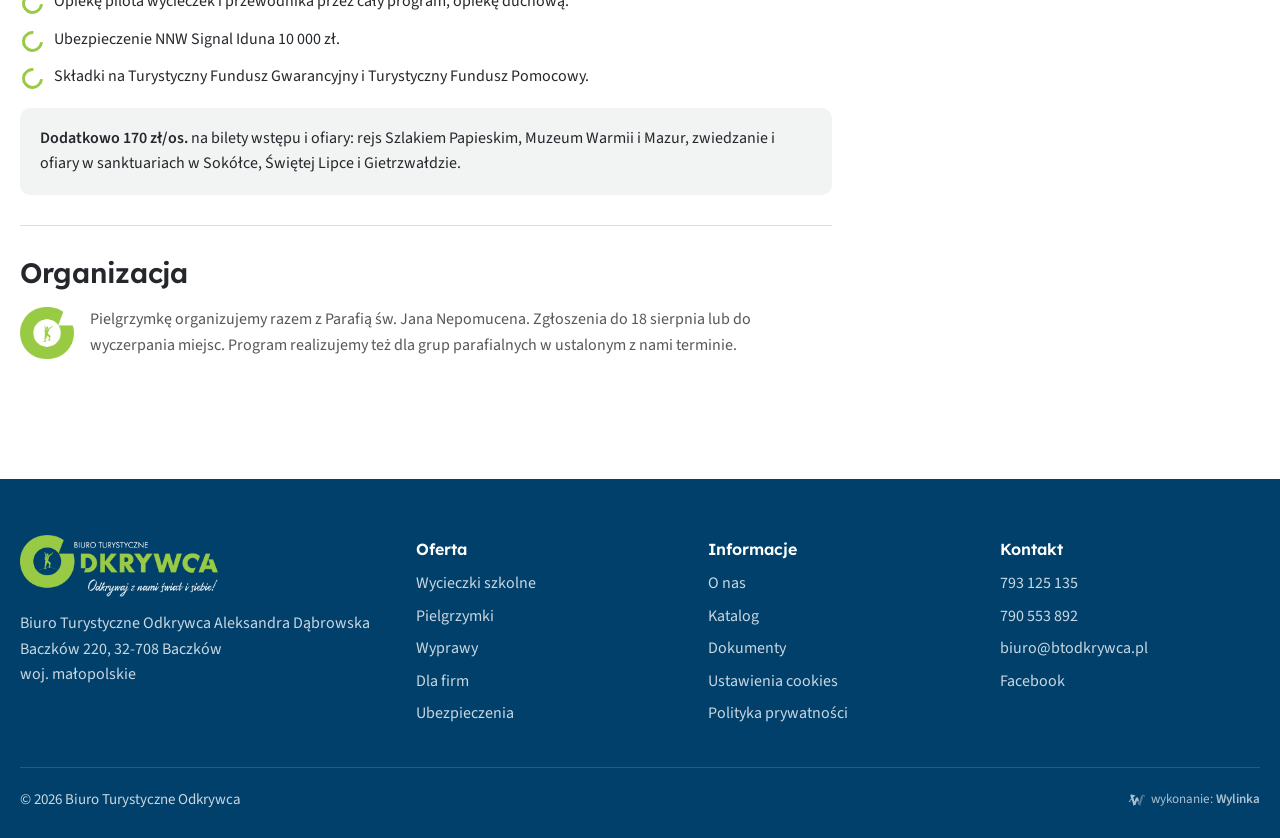
<file: wyjazd-gietrzwald.html>
<!doctype html>
<html lang="pl">
<head>
<meta charset="utf-8">
<meta name="viewport" content="width=device-width,initial-scale=1,viewport-fit=cover">
<meta name="robots" content="noindex,nofollow">
<title>Pielgrzymka Gietrzwałd, Sokółka, Święta Lipka 18-21.09.2026 - zapisy online | BT Odkrywca</title>
<meta name="description" content="Pielgrzymka do Gietrzwałdu, Sokółki i Świętej Lipki, 18-21.09.2026, 1090 zł/os. Wyjazd z Nowego Wiśnicza, Bochni i Krakowa. Zapis online z płatnością przelewem lub online.">
<meta name="theme-color" content="#ffffff">
<link rel="icon" href="img/sygnet.webp">
<link rel="preconnect" href="https://fonts.googleapis.com">
<link rel="preconnect" href="https://fonts.gstatic.com" crossorigin>
<link href="https://fonts.googleapis.com/css2?family=Lexend:wght@500;600&family=Source+Sans+3:wght@400;600&display=swap" rel="stylesheet">
<link rel="stylesheet" href="style.css?v=2">
<style>
.wylinka-badge{display:inline-flex;align-items:center;gap:.4em;color:inherit;text-decoration:none;font-size:.875em;line-height:1;opacity:.85}
.wylinka-badge:hover,.wylinka-badge:focus-visible{opacity:1}
.wylinka-badge:focus-visible{outline:2px solid currentColor;outline-offset:3px;border-radius:2px}
.wylinka-badge svg{width:18px;height:18px;flex:none;overflow:visible}
.wylinka-badge b{font-weight:600}
.wylinka-badge .wy-old{opacity:.45;transform-origin:40px 30px;transition:transform .32s cubic-bezier(.3,.7,.4,1),opacity .32s ease-out}
.wylinka-badge .wy-pod{opacity:0;transition:opacity .2s ease-out .08s}
.wylinka-badge:hover .wy-old,.wylinka-badge:focus-visible .wy-old{transform:translate(9px,7px) rotate(9deg);opacity:0}
.wylinka-badge:hover .wy-pod,.wylinka-badge:focus-visible .wy-pod{opacity:1}
@media (prefers-reduced-motion:reduce){.wylinka-badge .wy-old,.wylinka-badge .wy-pod{transition:none}.wylinka-badge:hover .wy-old,.wylinka-badge:focus-visible .wy-old{transform:none;opacity:.45}.wylinka-badge:hover .wy-pod,.wylinka-badge:focus-visible .wy-pod{opacity:0}}
</style>
</head>
<body>
<header class="hdr">
  <div class="wrap">
    <a class="logo" href="index.html" aria-label="Biuro Turystyczne Odkrywca - strona główna"><img src="img/logo-poziome.webp" alt="Biuro Turystyczne Odkrywca" width="600" height="163"></a>
    <nav class="nav" id="nav">
      <a href="wycieczki-szkolne.html">Wycieczki szkolne</a>
      <a href="index.html#pielgrzymki" class="on" aria-current="page">Pielgrzymki</a>
      <a href="index.html#wyprawy">Wyprawy</a>
      <a href="index.html#firmy">Dla firm</a>
      <a href="ubezpieczenia.html">Ubezpieczenia</a>
      <a href="index.html#o-nas">O nas</a>
      <a href="index.html#kontakt">Kontakt</a>
      <a href="index.html#kontakt" class="btn nav-cta" data-ask="">Zapytaj o wyjazd</a>
    </nav>
    <a class="hdr-tel" href="tel:+48793125135" aria-label="Zadzwoń: 793 125 135"><span class="ic"><svg viewBox="0 0 24 24" fill="none" stroke="currentColor" stroke-width="2" stroke-linecap="round" stroke-linejoin="round"><path d="M22 16.9v3a2 2 0 0 1-2.2 2 19.8 19.8 0 0 1-8.6-3.1 19.5 19.5 0 0 1-6-6A19.8 19.8 0 0 1 2.1 4.2 2 2 0 0 1 4.1 2h3a2 2 0 0 1 2 1.7c.1.9.4 1.8.7 2.7a2 2 0 0 1-.5 2.1L8 9.8a16 16 0 0 0 6 6l1.3-1.3a2 2 0 0 1 2.1-.4c.9.3 1.8.6 2.7.7a2 2 0 0 1 1.7 2z"/></svg></span><span class="num">793 125 135</span></a>
    <button class="burger" id="burger" aria-label="Menu" aria-expanded="false" aria-controls="nav"><i></i><i></i><i></i></button>
  </div>
</header>
<main class="wrap">
  <div class="crumbs"><a href="index.html">Start</a> / <a href="index.html#pielgrzymki">Pielgrzymki</a> / Gietrzwałd, Sokółka, Święta Lipka</div>
  <div class="t-head">
    <div class="t-when">18-21.09.2026 · 4 dni · bez nocnych przejazdów</div>
    <h1>Pielgrzymka do Gietrzwałdu, Sokółki i Świętej Lipki</h1>
    <p class="sub">Trzy sanktuaria Warmii i Podlasia, rejs Szlakiem Papieskim po Kanale Augustowskim i Olsztyn.</p>
    <div class="t-buy"><div class="mp">1090 zł<small>za osobę</small></div><button class="btn" data-rezerwuj id="rez-m">Rezerwuj</button></div>
  </div>

  <div class="t-grid">
    <div>
      <div class="gal">
        <div class="rail" id="gal">
          <figure><img src="img/gietrzwald-1.webp" alt="Sanktuarium Matki Bożej w Gietrzwałdzie z lotu ptaka" width="820" height="512"></figure>
          <figure><img src="img/gietrzwald-plakat.webp" class="contain" alt="Plakat pielgrzymki Gietrzwałd, Sokółka, Święta Lipka 18-21.09.2026" loading="lazy" width="354" height="500"></figure>
        </div>
        <button class="ga p" aria-label="Poprzednie zdjęcie"><svg viewBox="0 0 24 24" fill="none" stroke="currentColor" stroke-width="2"><path d="M15 18l-6-6 6-6"/></svg></button>
        <button class="ga n" aria-label="Następne zdjęcie"><svg viewBox="0 0 24 24" fill="none" stroke="currentColor" stroke-width="2"><path d="M9 18l6-6-6-6"/></svg></button>
        <span class="cnt" id="galc">1 / 2</span>
      </div>
      <div class="thumbs" id="thumbs" aria-label="Miniatury zdjęć"></div>

      <div class="facts">
        <div><small>Termin</small><b>18-21.09.2026</b></div>
        <div><small>Wyjazd</small><b>Nowy Wiśnicz, Bochnia, Kraków</b></div>
        <div><small>Noclegi</small><b>3, z wyżywieniem</b></div>
        <div><small>Cena</small><b>1090 zł / os.</b></div>
      </div>

      <section class="blk">
        <h2>W programie</h2>
        <ul class="olist">
          <li><b>Sokółka</b> - miejsce cudu eucharystycznego z 2008 roku.</li>
          <li><b>Święta Lipka</b> - Bazylika Nawiedzenia Najświętszej Maryi Panny, jeden z najważniejszych zabytków późnego baroku w północnej Polsce.</li>
          <li><b>Gietrzwałd</b> - Sanktuarium Matki Bożej Gietrzwałdzkiej, miejsce objawień maryjnych uznanych przez Kościół.</li>
          <li><b>Rejs Szlakiem Papieskim</b> po jeziorach augustowskich i Kanale Augustowskim, z przystankiem na półwyspie w Studzienicznej.</li>
          <li><b>Olsztyn</b> - zwiedzanie miasta i Muzeum Warmii i Mazur.</li>
        </ul>
      </section>

      <section class="blk">
        <h2>Cena obejmuje</h2>
        <ul class="olist small">
          <li>Transport autokarem i opłaty parkingowe.</li>
          <li>3 noclegi w Domach Pielgrzyma i ośrodkach wypoczynkowych, śniadania i obiadokolacje.</li>
          <li>Opiekę pilota wycieczek i przewodnika przez cały program, opiekę duchową.</li>
          <li>Ubezpieczenie NNW Signal Iduna 10 000 zł.</li>
          <li>Składki na Turystyczny Fundusz Gwarancyjny i Turystyczny Fundusz Pomocowy.</li>
        </ul>
        <div class="extra"><b>Dodatkowo 170 zł/os.</b> na bilety wstępu i ofiary: rejs Szlakiem Papieskim, Muzeum Warmii i Mazur, zwiedzanie i ofiary w sanktuariach w Sokółce, Świętej Lipce i Gietrzwałdzie.</div>
      </section>

      <section class="blk">
        <h2>Organizacja</h2>
        <div class="org"><img src="img/sygnet.webp" alt="" width="300" height="289" loading="lazy"><p style="margin:0">Pielgrzymkę organizujemy razem z Parafią św. Jana Nepomucena. Zgłoszenia do 18 sierpnia lub do wyczerpania miejsc. Program realizujemy też dla grup parafialnych w ustalonym z nami terminie.</p></div>
      </section>
    </div>

    <aside class="book" id="book">
      <div class="p">1090 zł <small>za osobę</small></div>
      <p class="x">+ 170 zł na wstępy i ofiary, płatne zgodnie z programem</p>
      <div class="terms">
        <div><span>Termin</span><b>18-21.09.2026</b></div>
        <div><span>Wyjazd</span><b>Nowy Wiśnicz, Bochnia, Kraków</b></div>
        <div><span>Zapisy</span><b>do 18.08 lub wyczerpania miejsc</b></div>
      </div>
      <button class="btn" data-rezerwuj id="rez-top">Rezerwuj</button>
      <div class="pay"><span>przelew</span><span>szybki przelew</span><span>BLIK</span><span>karta</span></div>
      <p class="q">Pytania: <a class="lnk" href="tel:+48793125135">793 125 135</a></p>
    </aside>
  </div>
</main>

<div class="mob" id="mob">
  <div class="mp">1090 zł<small>za osobę</small></div>
  <a class="tel" href="tel:+48793125135" aria-label="Zadzwoń"><svg viewBox="0 0 24 24" fill="none" stroke="currentColor" stroke-width="2" stroke-linecap="round" stroke-linejoin="round"><path d="M22 16.9v3a2 2 0 0 1-2.2 2 19.8 19.8 0 0 1-8.6-3.1 19.5 19.5 0 0 1-6-6A19.8 19.8 0 0 1 2.1 4.2 2 2 0 0 1 4.1 2h3a2 2 0 0 1 2 1.7c.1.9.4 1.8.7 2.7a2 2 0 0 1-.5 2.1L8 9.8a16 16 0 0 0 6 6l1.3-1.3a2 2 0 0 1 2.1-.4c.9.3 1.8.6 2.7.7a2 2 0 0 1 1.7 2z"/></svg></a>
  <button class="btn" data-rezerwuj>Rezerwuj</button>
</div>

<dialog class="bk" id="bk" aria-labelledby="bk-h">
  <div class="bk-in">
    <div class="bk-top">
      <div class="bk-t">
        <div><h2 id="bk-h">Zapis: Gietrzwałd, Sokółka, Święta Lipka</h2><p>18-21.09.2026 · 1090 zł za osobę</p></div>
        <button class="bk-x" id="bk-x" aria-label="Zamknij"><svg viewBox="0 0 24 24" fill="none" stroke="currentColor" stroke-width="2"><path d="M18 6L6 18M6 6l12 12"/></svg></button>
      </div>
      <div class="trasa" id="trasa" aria-hidden="true">
        <svg viewBox="0 0 300 60" preserveAspectRatio="none"><path id="tr-bg" d="M0 54 L37.5 50 L112.5 40 L187.5 28 L262.5 12 L300 8"/><path id="tr-done" class="done" d="M0 54 L37.5 50"/></svg>
        <span class="dot" style="left:12.5%;top:50px"></span><span class="dot" style="left:37.5%;top:40px"></span><span class="dot" style="left:62.5%;top:28px"></span><span class="dot" style="left:87.5%;top:12px"></span>
        <i class="pk" id="pk"></i>
        <span class="st" style="left:12.5%">Termin</span><span class="st" style="left:37.5%">Dane i umowa</span><span class="st" style="left:62.5%">Płatność</span><span class="st" style="left:87.5%">Gotowe</span>
      </div>
    </div>

    <div class="bk-body" id="bk-body">
      <!-- krok 1 -->
      <div class="bk-step on" data-step="1">
        <h3>Termin</h3>
        <div class="opt">
          <label><input type="radio" name="termin" value="18-21.09.2026" checked><span class="d"><b>18-21.09.2026</b><small>4 dni, bez nocnych przejazdów</small></span><span class="pr">1090 zł</span></label>
        </div>
        <h3 class="mt">Miejsce wyjazdu</h3>
        <div class="opt">
          <label><input type="radio" name="skad" value="Nowy Wiśnicz" checked><span class="d"><b>Nowy Wiśnicz</b></span></label>
          <label><input type="radio" name="skad" value="Bochnia"><span class="d"><b>Bochnia</b></span></label>
          <label><input type="radio" name="skad" value="Kraków Pn"><span class="d"><b>Kraków Pn</b></span></label>
        </div>
        <h3 class="mt">Liczba uczestników</h3>
        <div class="cnt-row">
          <span>Osoby dorosłe i dzieci</span>
          <div class="stepper"><button type="button" id="minus" aria-label="Mniej osób">-</button><output id="ile">1</output><button type="button" id="plus" aria-label="Więcej osób">+</button></div>
        </div>
        <p class="hint">Wstępy i ofiary (170 zł/os.) płatne dodatkowo, zgodnie z programem.</p>
      </div>

      <!-- krok 2 -->
      <div class="bk-step" data-step="2">
        <h3>Osoba zgłaszająca</h3>
        <div class="g2">
          <label class="fl"><span>Imię</span><input id="f-imie" autocomplete="given-name" required></label>
          <label class="fl"><span>Nazwisko</span><input id="f-nazw" autocomplete="family-name" required></label>
          <label class="fl"><span>Telefon</span><input id="f-tel" type="tel" autocomplete="tel" required></label>
          <label class="fl"><span>E-mail</span><input id="f-mail" type="email" autocomplete="email" required></label>
          <label class="fl full"><span>Adres zamieszkania</span><input id="f-adr" autocomplete="street-address" required></label>
          <label class="fl"><span>Data urodzenia</span><input id="f-ur" type="date" required></label>
        </div>
        <div id="pers"></div>
        <div class="umowa">
          <h4>Umowa o udział w imprezie turystycznej</h4>
          <dl>
            <dt>Organizator</dt><dd>Biuro Turystyczne Odkrywca Aleksandra Dąbrowska, Baczków 220, 32-708 Baczków</dd>
            <dt>Impreza</dt><dd>Pielgrzymka Gietrzwałd, Sokółka, Święta Lipka</dd>
            <dt>Termin i wyjazd</dt><dd id="u-term">18-21.09.2026, Nowy Wiśnicz</dd>
            <dt>Uczestnicy</dt><dd id="u-os">-</dd>
            <dt>Cena</dt><dd id="u-cena">1090 zł</dd>
          </dl>
          <label class="chk" id="c1w"><input type="checkbox" id="c1"><span>Zapoznałem/am się z <a class="lnk" href="#" onclick="return false">Ogólnymi Warunkami Uczestnictwa</a> i Standardowym formularzem informacyjnym.</span></label>
          <label class="chk" id="c2w"><input type="checkbox" id="c2"><span>Akceptuję i podpisuję umowę w imieniu wszystkich zgłoszonych uczestników.</span></label>
          <div class="podpis" id="podpis"></div>
        </div>
        <p class="hint">Dane przetwarzamy wyłącznie w celu organizacji wyjazdu i ubezpieczenia uczestników.</p>
      </div>

      <!-- krok 3 -->
      <div class="bk-step" data-step="3">
        <h3>Sposób płatności</h3>
        <div class="opt">
          <label><input type="radio" name="plat" value="przelew" checked><span class="d"><b>Przelew tradycyjny</b><small>z Twojego banku, dane poniżej</small></span></label>
          <label><input type="radio" name="plat" value="online"><span class="d"><b>Płatność online</b><small>szybki przelew, BLIK lub karta</small></span></label>
        </div>
        <div class="sub-pay on" id="p-przelew">
          <div class="bank">
            <div><span>Odbiorca</span><b>Biuro Turystyczne Odkrywca Aleksandra Dąbrowska</b></div>
            <div><span>Bank</span><b>mBank S.A.</b></div>
            <div><span>Numer konta</span><b>03 1140 2004 0000 3302 7676 5024</b></div>
            <div><span>Tytuł</span><b id="b-tyt">Gietrzwałd 18-21.09.2026</b></div>
            <div><span>Kwota</span><b id="b-kw">1090 zł</b></div>
          </div>
          <p class="hint">Dane do przelewu dostaniesz też w mailu z potwierdzeniem zapisu.</p>
        </div>
        <div class="sub-pay" id="p-online">
          <div class="chips">
            <label><input type="radio" name="metoda" value="Szybki przelew" checked>Szybki przelew</label>
            <label><input type="radio" name="metoda" value="BLIK">BLIK</label>
            <label><input type="radio" name="metoda" value="Karta">Karta płatnicza</label>
          </div>
          <p class="hint">Po kliknięciu „Potwierdzam zapis” nastąpi przejście do bezpiecznej bramki płatności operatora. W podglądzie ten krok jest pokazowy.</p>
        </div>
      </div>

      <!-- krok 4 -->
      <div class="bk-step" data-step="4">
        <div class="ok-box">
          <div class="gran"><i></i></div>
          <h3>Dziękujemy, zapis przyjęty</h3>
          <p id="ok-txt">Potwierdzenie i umowę wyślemy na Twój e-mail.</p>
        </div>
        <div class="umowa ok-sum">
          <h4>Podsumowanie</h4>
          <dl id="ok-dl"></dl>
        </div>
      </div>
    </div>

    <div class="bk-foot">
      <div class="bk-sum" id="bk-sum">Do zapłaty<b id="sum">1090 zł</b></div>
      <div class="bk-btns">
        <button class="btn line" type="button" id="back" hidden aria-label="Wstecz"><svg viewBox="0 0 24 24" fill="none" stroke="currentColor" stroke-width="2"><path d="M15 18l-6-6 6-6"/></svg><span>Wstecz</span></button>
        <button class="btn" type="button" id="next">Dalej</button>
      </div>
    </div>
    <p class="demo">Podgląd koncepcji: formularz pokazowy, niczego nie wysyła i nie pobiera płatności.</p>
  </div>
</dialog>
<footer class="ft">
  <div class="wrap">
    <div class="ft-grid">
      <div><img src="img/logo-white.webp" alt="Biuro Turystyczne Odkrywca" width="600" height="188" loading="lazy"><p>Biuro Turystyczne Odkrywca Aleksandra Dąbrowska<br>Baczków 220, 32-708 Baczków<br>woj. małopolskie</p></div>
      <div><h4>Oferta</h4><ul><li><a href="wycieczki-szkolne.html">Wycieczki szkolne</a></li><li><a href="index.html#pielgrzymki">Pielgrzymki</a></li><li><a href="index.html#wyprawy">Wyprawy</a></li><li><a href="index.html#firmy">Dla firm</a></li><li><a href="ubezpieczenia.html">Ubezpieczenia</a></li></ul></div>
      <div><h4>Informacje</h4><ul><li><a href="index.html#o-nas">O nas</a></li><li><a href="wycieczki-szkolne.html#katalog">Katalog</a></li><li><a href="index.html#dokumenty">Dokumenty</a></li><li><a href="#" data-cookies>Ustawienia cookies</a></li><li><a href="#" onclick="return false">Polityka prywatności</a></li></ul></div>
      <div><h4>Kontakt</h4><ul><li><a href="tel:+48793125135">793 125 135</a></li><li><a href="tel:+48790553892">790 553 892</a></li><li><a href="mailto:biuro@btodkrywca.pl">biuro@btodkrywca.pl</a></li><li><a href="https://www.facebook.com/Biuro-Turystyczne-Odkrywca-360996910980648/" rel="noopener" target="_blank">Facebook</a></li></ul></div>
    </div>
    <div class="ft-bot"><span>© 2026 Biuro Turystyczne Odkrywca</span><a class="wylinka-badge" href="https://wylinka.pl/?utm_source=btodkrywca.pl&amp;utm_medium=stopka&amp;utm_campaign=wykonanie" rel="noopener" title="Strona wykonana przez Wylinka"><svg viewBox="0 0 64 64" aria-hidden="true" focusable="false" fill="currentColor"><path d="M9.8 22.8l-1.2-7.9 2.2-3.7 15.5 4.6-.5 1.5-7.2 5.5 4.7 15.6 5-15.6 7 0 4.1 12.7-4.2-.9-2.6 1.8-.8-2.2-5.3 15.6-4.3 0 .4 .2-2.1 2.8-1.3-1.1 1.1-1.4-3.1 .2-.1-1.7 2.2-.1-5.7-16.5-4.8 .6-.8 3.1 0 .5-.3 .5 .8 2.2-1.6 .5-.4-1.3-.8 1.6-1.5-.8 .8-1.6-1.4 .6-.6-1.6 2.3-.8 .2-.4 1.3-4.8 5.9-.8-2.4-6.9zM15.2 13.7l-.1-.4-.4 .8-.1 .8 .1 1 .1 .4 .3 .7 .3-.9 .1-.7 0-.8z"/><path class="wy-pod" d="M37.1 49.8l-4.5-13.3 2.6-1.8 4.2 .9 .9 2.8 3-9.7 0-.5 .1-.8 3.2-8.4 .5-1 .6-1 .9-1.1 1.3-1 1.1-.7 1.4-.5 1.4-.3 .7 0 .9 0 1.2 .3 1.4 .6 .8 .5 .7 .7 .6 .7 .5 .9 .3 .9 .1 .9 0 .8-.2 .9-.5 .9-.5 .6-.7 .5-.7 .3-.1-.1 0-.1 .5-.5 .3-.7 .2-.5 0-.6-.1-.6-.3-.7-.4-.5-.4-.4-.5-.3-.6-.3-.7 0-.7 .1-.6 .1-.5 .4-.5 .5-.3 .5-.2 .7-.1 1.5-1.4 5.1-.8 3.3-.3 .7-.5 .7-6 17.5 1.9 .1-.1 1.7-3.1-.2 1.1 1.4-1.3 1.1-2.1-2.8 .4-.2z"/><path class="wy-old" d="M40.8 50l.4-.2-4.1 0-4.2-12.5 2.5-1.7 4.3 .9 .6 1.9 .6-1.6 0-.3 2.4-7.8 0-.5 .1-.8 3.2-8.4 .4-.8 .6-.9 .9-1.2 .9-.9 1.3-.8 1.4-.6 1.2-.3 1.4-.1 1.3 .1 .6 .2 .8 .3 1.1 .6 .9 .7 .7 .9 .5 .9 .3 .9 .1 1.1-.1 .9-.3 .9-.4 .7-.6 .7-.6 .4-.6 .2-.1-.1 0-.1 .5-.5 .3-.7 .2-.5 0-.5-.1-.6-.2-.6-.3-.5-.4-.5-.5-.3-.6-.3-.7-.1-.6 0-.6 .1-.6 .3-.6 .5-.3 .4-.2 .5-.1 .5-.1 1.5-1.4 5.1-.8 3.3-.3 .7-.5 .7-6 17.5 1.9 .1-.1 1.7-3.1-.2 1.1 1.4-1.3 1.1zM49.6 17.1l.6 1.7-1.5 1.9 .4 .4 1.8-2.1-.7-2.1zM48.1 28.3l.5 1.8-1.7 1.8 .4 .4 1.9-2-.6-2.2zM37.9 41.7l1.7-1.5-.4-.4-1.7 1.4zM42.6 38.7l-1.5 2.8 1.1 2-1.3 2.6 .5 .2 1.5-2.8-1.1-2 1.4-2.5z"/></svg><span>wykonanie: <b>Wylinka</b></span></a></div>
  </div>
</footer>
<dialog class="ask" id="ask" aria-labelledby="ask-h">
  <div class="ask-in">
    <div class="bk-t"><div><h2 id="ask-h">Zapytaj o wyjazd</h2><p>Odpowiemy mailem albo telefonicznie, zwykle w dniu roboczym.</p></div><button class="bk-x" type="button" data-close aria-label="Zamknij"><svg viewBox="0 0 24 24" fill="none" stroke="currentColor" stroke-width="2"><path d="M18 6L6 18M6 6l12 12"/></svg></button></div>
    <form id="askf" novalidate>
      <div class="g2">
        <label class="fl full"><span>Wyjazd</span><input name="wyjazd" id="ask-trip" placeholder="np. Bieszczady, 3 dni"></label>
        <label class="fl"><span>Imię i nazwisko</span><input name="n" required autocomplete="name"></label>
        <label class="fl"><span>Telefon</span><input name="t" type="tel" required autocomplete="tel"></label>
        <label class="fl full"><span>E-mail</span><input name="e" type="email" autocomplete="email"></label>
        <label class="fl"><span>Szkoła, firma lub parafia</span><input name="g"></label>
        <label class="fl"><span>Liczba uczestników (ok.)</span><input name="o" inputmode="numeric"></label>
        <label class="fl full"><span>Proponowany termin</span><input name="d" placeholder="np. maj 2027"></label>
        <label class="fl full"><span>Wiadomość</span><textarea name="m" placeholder="Klasa, wiek uczestników, pytania do programu"></textarea></label>
      </div>
      <button class="btn" type="submit">Wyślij zapytanie</button>
      <p class="hint">Dane wykorzystamy wyłącznie do odpowiedzi na zapytanie.</p>
      <p class="hint" style="margin-top:4px">Podgląd: formularz pokazowy, niczego nie wysyła.</p>
    </form>
    <div class="ask-ok"><div class="gran"><i></i></div><h3>Dziękujemy za zapytanie</h3><p>W docelowej stronie zapytanie trafi na biuro@btodkrywca.pl, a nadawca dostanie potwierdzenie.</p><button class="btn line" type="button" data-close>Zamknij</button></div>
  </div>
</dialog>
<div class="cookie" id="cookie" role="dialog" aria-label="Zgody na pliki cookies">
  <p><b>Pliki cookies.</b> Używamy tylko niezbędnych plików cookies. Treści z Facebooka pokażemy wyłącznie za Twoją zgodą. <a class="lnk" href="#" onclick="return false">Polityka prywatności</a></p>
  <div class="cb"><button class="btn line" type="button" data-consent="min">Tylko niezbędne</button><button class="btn" type="button" data-consent="all">Akceptuję</button></div>
</div>
<script src="app.js?v=2" defer></script>
</body>
</html>
</file>
<file: style.css>
:root{
  --green:#98CA45;      /* pierścień logo */
  --green-d:#4F7A16;    /* zieleń do tekstu na bieli */
  --green-h:#88BC33;
  --ink:#24272B;
  --grey:#57575A;       /* grafit logo */
  --muted:#6D6E71;
  --blue:#005080;       /* linia horyzontu */
  --blue-d:#00406A;
  --bg2:#F2F4F3;
  --line:#DCE1DE;
  --hdr:64px;
  --w:1240px;
  --r:10px;
}
*{box-sizing:border-box}
html{-webkit-text-size-adjust:100%;scroll-behavior:smooth}
body{margin:0;background:#fff;color:var(--ink);font:400 17px/1.6 "Source Sans 3",system-ui,-apple-system,"Segoe UI",Roboto,sans-serif;-webkit-tap-highlight-color:transparent;overflow-x:hidden}
img{max-width:100%;display:block}
a{color:var(--blue)}
h1,h2,h3{font-family:"Lexend",system-ui,sans-serif;font-weight:600;line-height:1.18;letter-spacing:-.01em;margin:0;color:var(--ink)}
h2{font-size:clamp(27px,3.2vw,40px)}
h3{font-size:20px}
p{margin:0 0 14px}
.wrap{width:min(var(--w),100% - 32px);margin:0 auto}
.btn{display:inline-flex;align-items:center;justify-content:center;gap:10px;min-height:52px;padding:0 26px;border-radius:999px;border:0;background:var(--green);color:#16220A;font:600 17px/1 "Lexend",sans-serif;text-decoration:none;cursor:pointer;transition:background .18s,transform .18s}
.btn:hover{background:var(--green-h)}
.btn:active{transform:scale(.98)}
.btn svg{width:18px;height:18px}
.btn[hidden]{display:none}
.btn.blue{background:var(--blue);color:#fff}
.btn.blue:hover{background:var(--blue-d)}
.btn.line{background:transparent;border:1.5px solid var(--line);color:var(--ink)}
.btn.line:hover{border-color:var(--grey)}
.lnk{color:var(--blue);font-weight:600;text-decoration:none;border-bottom:1.5px solid rgba(0,80,128,.25)}
.lnk:hover{border-color:var(--blue)}

/* ---------- nagłówek ---------- */
.hdr{position:sticky;top:0;z-index:50;background:#fff;height:var(--hdr);border-bottom:1px solid #E8ECEA}
.hdr .wrap{height:100%;display:flex;align-items:center;gap:24px}
.logo img{height:46px;width:auto}
.nav{display:flex;gap:4px;margin-left:auto}
.nav a{color:var(--ink);text-decoration:none;font-weight:600;font-size:16px;padding:8px 12px;border-radius:8px;position:relative}
.nav a:hover{color:var(--green-d)}
.nav a.on{color:var(--green-d)}
.nav a.on::after{content:"";position:absolute;left:12px;right:12px;bottom:2px;height:2px;background:var(--green);border-radius:2px}
.hdr-tel{display:flex;align-items:center;gap:8px;font:600 16px "Lexend",sans-serif;color:var(--ink);text-decoration:none;white-space:nowrap}
.hdr-tel span.ic{width:38px;height:38px;border-radius:50%;background:var(--green);display:grid;place-items:center}
.hdr-tel svg{width:18px;height:18px;color:#16220A}
.burger{display:none;width:44px;height:44px;border:0;background:none;padding:10px;cursor:pointer;margin-left:4px}
.burger i{display:block;height:2px;background:var(--ink);margin:5px 0;border-radius:2px;transition:transform .2s,opacity .2s}
.menu-open .burger i:nth-child(1){transform:translateY(7px) rotate(45deg)}
.menu-open .burger i:nth-child(2){opacity:0}
.menu-open .burger i:nth-child(3){transform:translateY(-7px) rotate(-45deg)}

/* ---------- motyw: linia grani z piechurem ---------- */
.gran{display:flex;align-items:flex-end;height:52px;color:var(--green);margin:0 0 26px}
.gran::before,.gran::after{content:"";height:1.5px;background:currentColor;margin-bottom:5px;opacity:.9}
.gran::before{flex:1}
.gran::after{flex:0 0 14%}
.gran i{flex:none;width:85px;height:52px;background:currentColor;-webkit-mask:url(img/piechur.png) center bottom/contain no-repeat;mask:url(img/piechur.png) center bottom/contain no-repeat}
.gran.l::before{flex:0 0 0}
.gran.l::after{flex:1}
.gran.blue{color:var(--blue)}
.gran.white{color:#fff}

/* ---------- hero ---------- */
.hero{position:relative;height:calc(100svh - var(--hdr));min-height:560px;overflow:hidden;color:#fff;display:flex;align-items:flex-end}
.hero-foto{position:absolute;inset:0}
.hero-foto img{width:100%;height:100%;object-fit:cover;object-position:50% 45%}
.hero-foto::after{content:"";position:absolute;inset:0;background:linear-gradient(90deg,rgba(0,36,58,.82) 0%,rgba(0,36,58,.62) 30%,rgba(0,36,58,.18) 52%,rgba(0,36,58,0) 66%),linear-gradient(0deg,rgba(0,30,50,.5),rgba(0,30,50,0) 40%)}
.hero-in{position:relative;width:min(var(--w),100% - 32px);margin:0 auto;padding-bottom:clamp(40px,7vh,84px)}
.hero h1{color:#fff;font-size:clamp(40px,4.1vw,62px);max-width:14ch;margin-bottom:18px}
.hero .lead{font-size:clamp(18px,1.4vw,21px);max-width:42ch;margin-bottom:28px;color:rgba(255,255,255,.94)}
.hero .gran{display:none}
.hero .gran i{width:75px;height:46px}
.hero-row{display:flex;align-items:center;gap:22px;flex-wrap:wrap}
.hero-row .alt{color:#fff;font-weight:600;text-decoration:none;border-bottom:1.5px solid rgba(255,255,255,.5)}

/* ---------- sekcje ---------- */
.sec{padding:clamp(64px,8vw,110px) 0}
.sec.alt{background:var(--bg2)}
.sec.blue{background:var(--blue);color:#E6EEF4}
.sec.blue h2,.sec.blue h3{color:#fff}
.sec-hd{display:flex;align-items:flex-end;justify-content:space-between;gap:24px;margin-bottom:32px}
.sec-hd p{max-width:58ch;color:var(--grey);margin:12px 0 0;font-size:18px}
.sec.blue .sec-hd p{color:#CFDDE8}
.note{font-size:15px;color:var(--muted);margin:18px 0 0}

/* przesuwane rzędy */
.rail-box{position:relative}
.rail{display:grid;grid-auto-flow:column;grid-auto-columns:calc((100% - 72px)/4);gap:24px;overflow-x:auto;scroll-snap-type:x mandatory;scrollbar-width:none;padding:4px 2px 8px;cursor:grab;overscroll-behavior-x:contain}
.rail::-webkit-scrollbar{display:none}
.rail.drag{cursor:grabbing;scroll-snap-type:none}
.rail.drag a{pointer-events:none}
.rail>*{scroll-snap-align:start;min-width:0}
.rail.c3{grid-auto-columns:calc((100% - 48px)/3)}
.arr{display:flex;gap:10px}
.arr button{width:46px;height:46px;border-radius:50%;border:1.5px solid var(--line);background:#fff;display:grid;place-items:center;cursor:pointer;color:var(--ink)}
.arr button:hover{border-color:var(--grey)}
.arr button:disabled{opacity:.35;cursor:default}
.arr svg{width:18px;height:18px}
.sec.blue .arr button{background:transparent;border-color:rgba(255,255,255,.35);color:#fff}

/* karta wyjazdu */
.trip{display:flex;flex-direction:column;background:#fff;border:1px solid var(--line);border-radius:var(--r);overflow:hidden;color:inherit;text-decoration:none;height:100%;transition:border-color .2s,box-shadow .2s}
.trip:hover{border-color:#C5CEC9;box-shadow:0 10px 30px rgba(20,40,30,.08)}
.trip figure{margin:0;aspect-ratio:4/3;overflow:hidden;background:#dfe5e2}
.trip figure img{width:100%;height:100%;object-fit:cover;transition:transform .5s}
.trip:hover figure img{transform:scale(1.03)}
.trip .tb{padding:18px 20px 20px;display:flex;flex-direction:column;flex:1}
.trip .when{font:600 15px "Lexend",sans-serif;color:var(--green-d);margin-bottom:6px}
.trip h3{font-size:19px;margin-bottom:8px}
.trip .from{font-size:15px;color:var(--muted);margin-bottom:16px}
.trip .foot{margin-top:auto;display:flex;align-items:flex-end;justify-content:space-between;gap:12px;border-top:1px solid var(--line);padding-top:14px}
.trip .price{font:600 19px/1.2 "Lexend",sans-serif;color:var(--ink)}
.trip .price small{display:block;font:400 13px "Source Sans 3",sans-serif;color:var(--muted)}
.trip .go{font:600 15px "Lexend",sans-serif;color:var(--blue);white-space:nowrap}
.trip .go::after{content:" →"}

/* obszary */
.areas{display:grid;grid-template-columns:repeat(4,minmax(0,1fr));gap:20px}
.area{position:relative;border-radius:var(--r);overflow:hidden;min-height:440px;color:#fff;text-decoration:none;display:flex;align-items:flex-end}
.area img{position:absolute;inset:0;width:100%;height:100%;object-fit:cover;transition:transform .6s}
.area:hover img{transform:scale(1.04)}
.area::after{content:"";position:absolute;inset:0;background:linear-gradient(0deg,rgba(0,32,52,.86) 0%,rgba(0,32,52,.35) 52%,rgba(0,32,52,0) 75%)}
.area div{position:relative;z-index:1;padding:22px}
.area h3{color:#fff;font-size:23px;margin-bottom:8px}
.area p{font-size:16px;margin:0 0 12px;color:rgba(255,255,255,.9)}
.area span{font:600 15px "Lexend",sans-serif;color:var(--green)}

/* szkoły: karta z opisem */
.card{background:#fff;border-radius:var(--r);overflow:hidden;height:100%;display:flex;flex-direction:column;border:1px solid var(--line)}
.card figure{margin:0;aspect-ratio:3/2;overflow:hidden}
.card figure img{width:100%;height:100%;object-fit:cover}
.card div{padding:18px 20px 20px}
.card h3{font-size:19px;margin-bottom:6px}
.card p{font-size:16px;color:var(--grey);margin:0}
.sec.blue .card{background:transparent;border-color:rgba(255,255,255,.18)}
.sec.blue .card p{color:#CFDDE8}

.split{display:grid;grid-template-columns:minmax(0,1fr) minmax(0,1fr);gap:clamp(32px,5vw,80px);align-items:center}
.split.top{align-items:start}
.photo{border-radius:var(--r);overflow:hidden;aspect-ratio:4/3.2}
.photo img{width:100%;height:100%;object-fit:cover}
.people{display:grid;grid-template-columns:1fr 1fr;gap:24px;margin-top:28px;border-top:1px solid var(--line);padding-top:24px}
.people h3{font-size:19px;margin-bottom:2px}
.people .role{font-size:15px;color:var(--green-d);font-weight:600;margin-bottom:8px;display:block}
.people p{font-size:16px;color:var(--grey);margin:0}
.quote{font:500 clamp(22px,2vw,27px)/1.35 "Lexend",sans-serif;color:var(--ink);margin:0 0 18px}

/* jak działa zapis */
.how{list-style:none;padding:0;margin:0;display:grid;gap:0}
.how li{display:grid;grid-template-columns:34px minmax(0,1fr);gap:14px;padding:16px 0;border-top:1px solid rgba(255,255,255,.18)}
.how li:last-child{border-bottom:1px solid rgba(255,255,255,.18)}
.how .o{width:22px;height:22px;border:4px solid var(--green);border-radius:50%;margin-top:3px;border-right-color:transparent;transform:rotate(-40deg)}
.how b{color:#fff;font-weight:600;display:block}

/* dokumenty */
.docs{list-style:none;padding:0;margin:0;display:grid;grid-template-columns:repeat(2,minmax(0,1fr));gap:0 40px}
.docs li{display:flex;gap:14px;align-items:flex-start;padding:18px 0;border-top:1px solid var(--line)}
.docs svg{flex:none;width:26px;height:26px;color:var(--green-d);margin-top:2px}
.docs b{display:block;font-weight:600;color:var(--ink)}
.docs span{font-size:16px;color:var(--grey)}

/* kontakt */
.contact{display:grid;grid-template-columns:minmax(0,5fr) minmax(0,6fr);gap:clamp(32px,5vw,72px)}
.cdata{display:grid;gap:18px;margin:26px 0}
.cdata a.big{font:600 clamp(24px,2.4vw,30px) "Lexend",sans-serif;color:var(--ink);text-decoration:none;display:block}
.cdata small{display:block;color:var(--muted);font-size:15px}
.map{border-radius:var(--r);overflow:hidden;border:1px solid var(--line);height:280px;background:#e4e8e6}
.map iframe{width:100%;height:100%;border:0;display:block}
form.f{display:grid;grid-template-columns:1fr 1fr;gap:16px;background:#fff;border:1px solid var(--line);border-radius:var(--r);padding:clamp(20px,3vw,34px)}
.f .full{grid-column:1/-1}
label.fl{display:grid;gap:6px;font-size:15px;font-weight:600;color:var(--ink)}
.fl input,.fl select,.fl textarea{font:400 17px "Source Sans 3",sans-serif;color:var(--ink);border:1.5px solid #CDD4D0;border-radius:8px;padding:12px 14px;background:#fff;width:100%;min-height:50px}
.fl textarea{min-height:110px;resize:vertical}
.fl input:focus,.fl select:focus,.fl textarea:focus{outline:none;border-color:var(--blue);box-shadow:0 0 0 3px rgba(0,80,128,.12)}
.fl.err input,.fl.err select{border-color:#C0392B}
.fmsg{grid-column:1/-1;font-size:15px;color:var(--green-d);font-weight:600;min-height:1em;margin:0}

/* stopka */
.ft{background:var(--blue-d);color:#C9D7E2;padding:56px 0 26px;font-size:16px}
.ft-grid{display:grid;grid-template-columns:1.4fr 1fr 1fr 1fr;gap:32px}
.ft img{height:62px;width:auto;margin-bottom:14px}
.ft h4{font:600 16px "Lexend",sans-serif;color:#fff;margin:4px 0 12px}
.ft ul{list-style:none;margin:0;padding:0;display:grid;gap:7px}
.ft a{color:#C9D7E2;text-decoration:none}
.ft a:hover{color:#fff}
.ft-bot{display:flex;justify-content:space-between;align-items:center;gap:16px;flex-wrap:wrap;margin-top:40px;padding-top:20px;border-top:1px solid rgba(255,255,255,.14);font-size:15px}

/* pasek dolny telefonu */
.mob{display:none}

/* ---------- karta wyjazdu (podstrona) ---------- */
.crumbs{font-size:15px;color:var(--muted);padding:18px 0 0}
.crumbs a{color:var(--muted);text-decoration:none}
.crumbs a:hover{color:var(--blue)}
.t-head{padding:12px 0 26px}
.t-head h1{font-size:clamp(30px,3.6vw,48px);max-width:22ch;margin:6px 0 10px}
.t-head .sub{font-size:19px;color:var(--grey);margin:0}
.t-buy{display:none}
.t-when{font:600 16px "Lexend",sans-serif;color:var(--green-d)}
.t-grid{display:grid;grid-template-columns:minmax(0,1fr) 380px;gap:48px;align-items:start;padding-bottom:90px}
.gal{position:relative;border-radius:var(--r);overflow:hidden;background:#dfe5e2}
.gal .rail{grid-auto-columns:100%!important;gap:0;padding:0}
.gal .rail figure{margin:0;aspect-ratio:16/10;overflow:hidden;background:#e9edeb}
.gal .rail img{width:100%;height:100%;object-fit:cover}
.gal .rail img.contain{object-fit:contain;background:#eef1ef}
.gal .cnt{position:absolute;right:14px;bottom:14px;background:rgba(0,30,50,.72);color:#fff;font:600 14px "Lexend",sans-serif;padding:6px 12px;border-radius:999px}
.gal .ga{position:absolute;top:50%;transform:translateY(-50%);width:46px;height:46px;border-radius:50%;border:0;background:rgba(255,255,255,.92);display:grid;place-items:center;cursor:pointer;opacity:0;transition:opacity .2s}
.gal:hover .ga{opacity:1}
.gal .ga.p{left:14px}.gal .ga.n{right:14px}
.gal .ga svg{width:18px;height:18px}
.facts{display:grid;grid-template-columns:repeat(4,minmax(0,1fr));border:1px solid var(--line);border-radius:var(--r);margin:26px 0 40px}
.facts div{padding:16px 18px;border-left:1px solid var(--line)}
.facts div:first-child{border-left:0}
.facts small{display:block;font-size:14px;color:var(--muted)}
.facts b{font:600 17px/1.3 "Lexend",sans-serif;color:var(--ink)}
.blk{padding:30px 0;border-top:1px solid var(--line)}
.blk h2{font-size:clamp(23px,2.2vw,28px);margin-bottom:18px}
.olist{list-style:none;margin:0;padding:0;display:grid;gap:12px}
.olist li{position:relative;padding-left:34px}
.olist li::before{content:"";position:absolute;left:2px;top:4px;width:15px;height:15px;border:3.5px solid var(--green);border-radius:50%;border-right-color:transparent;transform:rotate(-40deg)}
.olist li b{font-weight:600}
.olist.small li{font-size:16px}
.extra{background:var(--bg2);border-radius:var(--r);padding:18px 20px;margin-top:18px;font-size:16px}
.extra b{font-weight:600}
.org{display:flex;gap:16px;align-items:center;font-size:16px;color:var(--grey)}
.org img{width:54px;height:auto}

.book{position:sticky;top:calc(var(--hdr) + 20px);border:1px solid var(--line);border-radius:14px;padding:26px;background:#fff;box-shadow:0 14px 40px rgba(20,40,30,.08)}
.book .p{font:600 34px/1 "Lexend",sans-serif;color:var(--ink)}
.book .p small{font:400 16px "Source Sans 3",sans-serif;color:var(--muted)}
.book .x{font-size:15px;color:var(--muted);margin:8px 0 20px}
.terms{border-top:1px solid var(--line);margin-bottom:20px}
.terms div{display:flex;justify-content:space-between;gap:12px;padding:12px 0;border-bottom:1px solid var(--line);font-size:16px}
.terms b{font-weight:600}
.book .btn{width:100%}
.book .pay{display:flex;gap:8px;flex-wrap:wrap;justify-content:center;margin-top:14px;font-size:14px;color:var(--muted)}
.book .pay span{border:1px solid var(--line);border-radius:6px;padding:3px 8px}
.book .q{font-size:15px;color:var(--grey);margin:16px 0 0;text-align:center}

/* ---------- okno zapisu ---------- */
dialog.bk{border:0;padding:0;width:min(760px,100%);max-height:min(92vh,980px);border-radius:16px;box-shadow:0 30px 80px rgba(0,20,40,.35);color:var(--ink);overflow:hidden}
dialog.bk::backdrop{background:rgba(0,28,46,.55)}
.bk-in{display:flex;flex-direction:column;max-height:inherit;height:100%}
.bk-top{padding:18px 24px 6px;border-bottom:1px solid var(--line);flex:none}
.bk-t{display:flex;justify-content:space-between;align-items:flex-start;gap:16px}
.bk-t h2{font-size:20px}
.bk-t p{margin:2px 0 0;font-size:15px;color:var(--muted)}
.bk-x{flex:none;width:42px;height:42px;border-radius:50%;border:1.5px solid var(--line);background:#fff;cursor:pointer;display:grid;place-items:center;margin:-4px -6px 0 0}
.bk-x svg{width:18px;height:18px}
.trasa{position:relative;height:84px;margin-top:4px}
.trasa svg{position:absolute;left:0;right:0;top:0;width:100%;height:60px;overflow:visible}
.trasa path{fill:none;stroke:#CFD6D2;stroke-width:2;vector-effect:non-scaling-stroke}
.trasa path.done{stroke:var(--green);stroke-width:2.5}
.trasa .pk{position:absolute;width:52px;height:32px;margin-left:-26px;background:var(--blue);-webkit-mask:url(img/piechur.png) center bottom/contain no-repeat;mask:url(img/piechur.png) center bottom/contain no-repeat;transition:left .45s cubic-bezier(.3,.7,.4,1),top .45s cubic-bezier(.3,.7,.4,1)}
.trasa .st{position:absolute;bottom:0;transform:translateX(-50%);font-size:13px;color:var(--muted);white-space:nowrap;font-weight:600}
.trasa .st.on{color:var(--ink)}
.trasa .st.ok{color:var(--green-d)}
.trasa .dot{position:absolute;width:10px;height:10px;margin:-5px 0 0 -5px;border-radius:50%;background:#fff;border:2px solid #C3CCC7}
.trasa .dot.ok{background:var(--green);border-color:var(--green)}
.bk-body{padding:22px 24px;overflow-y:auto;flex:1;overscroll-behavior:contain}
.bk-step{display:none}
.bk-step.on{display:block}
.bk-step h3{font-size:19px;margin:0 0 14px}
.bk-step h3.mt{margin-top:26px}
.opt{display:grid;gap:10px}
.opt label{display:flex;gap:14px;align-items:center;border:1.5px solid #CDD4D0;border-radius:10px;padding:14px 16px;cursor:pointer;transition:border-color .15s,background .15s}
.opt label:has(input:checked){border-color:var(--blue);background:#F2F7FA}
.opt input{accent-color:var(--blue);width:20px;height:20px;flex:none;margin:0}
.opt .d{flex:1;min-width:0}
.opt b{display:block;font-weight:600}
.opt small{color:var(--muted);font-size:15px}
.opt .pr{font:600 16px "Lexend",sans-serif;white-space:nowrap}
.cnt-row{display:flex;align-items:center;justify-content:space-between;gap:16px;border:1.5px solid #CDD4D0;border-radius:10px;padding:10px 12px 10px 16px}
.stepper{display:flex;align-items:center;gap:6px}
.stepper button{width:44px;height:44px;border-radius:50%;border:1.5px solid var(--line);background:#fff;font:600 22px/1 "Lexend",sans-serif;cursor:pointer;color:var(--ink)}
.stepper button:disabled{opacity:.35}
.stepper output{min-width:34px;text-align:center;font:600 20px "Lexend",sans-serif}
.g2{display:grid;grid-template-columns:1fr 1fr;gap:14px}
.g2 .full{grid-column:1/-1}
.pers{border-top:1px solid var(--line);padding-top:16px;margin-top:16px}
.pers h4{font:600 16px "Lexend",sans-serif;margin:0 0 12px}
.umowa{border:1px solid var(--line);border-radius:10px;background:var(--bg2);padding:16px 18px;margin-top:22px;font-size:15px}
.umowa h4{font:600 16px "Lexend",sans-serif;margin:0 0 10px}
.umowa dl{display:grid;grid-template-columns:130px minmax(0,1fr);gap:6px 12px;margin:0}
.umowa dt{color:var(--muted)}
.umowa dd{margin:0;font-weight:600}
.chk{display:flex;gap:12px;align-items:flex-start;margin-top:14px;font-size:16px;cursor:pointer}
.chk input{width:22px;height:22px;accent-color:var(--blue);flex:none;margin:1px 0 0}
.chk.err span{color:#C0392B}
.podpis{display:none;margin-top:12px;border-top:1px dashed #B9C3BE;padding-top:10px;font-size:15px;color:var(--green-d);font-weight:600}
.podpis.on{display:block}
.bank{border:1px solid var(--line);border-radius:10px;padding:6px 16px;margin-top:12px}
.bank div{display:flex;justify-content:space-between;align-items:center;gap:12px;padding:10px 0;border-bottom:1px solid var(--line);font-size:15px}
.bank div:last-child{border-bottom:0}
.bank span{color:var(--muted)}
.bank b{font-weight:600;text-align:right;word-break:break-word}
.chips{display:flex;gap:8px;flex-wrap:wrap;margin-top:12px}
.chips label{border:1.5px solid #CDD4D0;border-radius:999px;padding:9px 16px;cursor:pointer;font-weight:600;font-size:15px}
.chips label:has(input:checked){border-color:var(--blue);background:#F2F7FA;color:var(--blue)}
.chips input{position:absolute;opacity:0;pointer-events:none}
.sub-pay{display:none}
.sub-pay.on{display:block}
.hint{font-size:15px;color:var(--muted);margin:10px 0 0}
.ok-box{text-align:center;padding:10px 0 4px}
.ok-box .gran{max-width:360px;margin:0 auto 18px}
.ok-box h3{font-size:24px;margin-bottom:8px}
.ok-box p{color:var(--grey)}
.ok-sum{text-align:left;margin-top:18px}
.bk-foot{flex:none;border-top:1px solid var(--line);padding:14px 24px;display:flex;align-items:center;justify-content:space-between;gap:16px;background:#fff}
.bk-sum{font-size:14px;color:var(--muted);line-height:1.3}
.bk-sum b{display:block;white-space:nowrap;font:600 22px "Lexend",sans-serif;color:var(--ink)}
.bk-btns{display:flex;gap:10px}
.bk-btns .btn{min-height:50px;padding:0 22px;white-space:nowrap}
#back svg{width:18px;height:18px}
.demo{font-size:13px;color:var(--muted);text-align:center;padding:0 24px 12px;margin:0;flex:none}

/* ---------- responsywność ---------- */
@media (max-width:1180px){
  .nav a{padding:8px 9px;font-size:15px}
  .hdr-tel .num{display:none}
  .rail{grid-auto-columns:calc((100% - 48px)/3)}
  .areas{grid-template-columns:repeat(2,minmax(0,1fr))}
  .area{min-height:360px}
  .t-grid{grid-template-columns:minmax(0,1fr) 340px;gap:32px}
}
@media (max-height:820px) and (min-width:761px){
  .hero h1{font-size:clamp(36px,4vw,54px)}
  .hero .lead{margin-bottom:22px}
}
@media (max-width:960px){
  .nav{position:fixed;top:var(--hdr);left:0;right:0;bottom:0;background:#fff;flex-direction:column;gap:0;padding:12px 16px 24px;transform:translateX(100%);transition:transform .25s;overflow-y:auto;margin:0}
  .menu-open .nav{transform:none}
  .nav a{font:600 21px "Lexend",sans-serif;padding:16px 4px;border-bottom:1px solid var(--line);border-radius:0}
  .nav a.on::after{left:4px;right:auto;width:28px;bottom:10px}
  .nav .nav-cta{display:flex;margin-top:22px;border:0;justify-content:center;color:#16220A;font-size:17px;padding:0 26px}
  .burger{display:block}
  .hdr-tel{margin-left:auto}
  .split,.contact{grid-template-columns:minmax(0,1fr)}
  .t-grid{grid-template-columns:minmax(0,1fr)}
  .book{position:static}
  .ft-grid{grid-template-columns:1fr 1fr}
  .ft-grid>div:first-child{grid-column:1/-1}
  .docs{grid-template-columns:minmax(0,1fr)}
}
@media (min-width:961px){.nav .nav-cta{display:none}}
@media (max-width:760px){
  :root{--hdr:60px}
  .sec{padding:54px 0}
  .gran{height:44px;margin-bottom:18px}
  .gran i{width:72px;height:44px}
  body{font-size:17px}
  .logo img{height:34px}
  .hdr .wrap{gap:10px}
  .hdr-tel span.ic{width:42px;height:42px}
  .hero{flex-direction:column;align-items:stretch;height:calc(100svh - var(--hdr));min-height:0;color:var(--ink)}
  .hero-foto{position:relative;flex:1 1 0;min-height:min(56vw,26svh);align-self:stretch;width:100%}
  .hero-foto img{position:absolute;inset:0;object-position:46% 50%}
  .hero-foto::after{background:linear-gradient(0deg,#fff 0%,rgba(255,255,255,0) 22%)}
  .hero-in{flex:0 0 auto;width:100%;padding:4px 16px clamp(18px,3.4svh,30px)}
  .hero h1{color:var(--ink);font-size:clamp(29px,8.6vw,38px);max-width:none;margin-bottom:10px}
  .hero .lead{color:var(--grey);font-size:clamp(16px,4.4vw,18px);margin-bottom:clamp(14px,2.6svh,22px);max-width:none;line-height:1.5}
  .hero .gran{display:none}
  .hero-row{display:block}
  .hero-row .btn{width:100%}
  .hero-row .alt{display:none}
  .sec-hd{display:block;margin-bottom:24px}
  .arr{display:none}
  .rail,.rail.c3{grid-auto-columns:82%;gap:14px;margin:0 -16px;padding:4px 16px 8px;scroll-padding:0 16px}
  .areas{grid-template-columns:minmax(0,1fr) minmax(0,1fr);gap:12px}
  .area{min-height:250px}
  .area div{padding:14px}
  .area h3{font-size:18px;margin-bottom:4px}
  .area p{display:none}
  .area span{font-size:14px}
  .people{grid-template-columns:minmax(0,1fr)}
  form.f{grid-template-columns:minmax(0,1fr)}
  .ft-grid{gap:26px 18px}
  .gal{margin:0 -16px;border-radius:0}
  .gal .ga{display:none}
  .facts{grid-template-columns:1fr 1fr}
  .facts div:nth-child(3){border-left:0}
  .facts div:nth-child(n+3){border-top:1px solid var(--line)}
  .t-grid{padding-bottom:110px}
  .t-head{padding-bottom:20px}
  .t-head .sub{font-size:17px}
  .t-buy{display:flex;align-items:center;justify-content:space-between;gap:14px;margin-top:16px;padding-top:14px;border-top:1px solid var(--line)}
  .t-buy .mp{font:600 24px/1.1 "Lexend",sans-serif}
  .t-buy .mp small{display:block;font:400 14px "Source Sans 3",sans-serif;color:var(--muted)}
  .t-buy .btn{flex:0 0 auto;padding:0 34px}
  .mob{display:flex;position:fixed;left:0;right:0;bottom:0;z-index:40;background:#fff;border-top:1px solid var(--line);padding:10px 16px calc(10px + env(safe-area-inset-bottom));gap:12px;align-items:center;justify-content:space-between;transform:translateY(110%);transition:transform .25s;box-shadow:0 -8px 24px rgba(0,0,0,.06)}
  .mob.widac{transform:none}
  .mob .mp{font:600 20px/1.1 "Lexend",sans-serif}
  .mob .mp small{display:block;font:400 13px "Source Sans 3",sans-serif;color:var(--muted)}
  .mob .btn{min-height:48px;flex:0 0 auto}
  .mob .tel{width:48px;height:48px;border-radius:50%;border:1.5px solid var(--line);display:grid;place-items:center;color:var(--ink);flex:none}
  .mob .tel svg{width:20px;height:20px}
  dialog.bk{width:100%;max-width:100%;height:100%;max-height:100%;border-radius:0;margin:0}
  .bk-top{padding:12px 16px 4px}
  .bk-body{padding:18px 16px}
  .bk-foot{padding:12px 16px calc(12px + env(safe-area-inset-bottom))}
  .bk-btns .btn.line{padding:0;width:50px}
  #back span{display:none}
  .bk-btns .btn{padding:0 18px}
  .g2{grid-template-columns:minmax(0,1fr)}
  .umowa dl{grid-template-columns:minmax(0,1fr)}
  .umowa dt{margin-top:6px}
  .trasa .st{font-size:12px}
  .demo{padding:0 16px 10px}
}
@media (max-width:380px){
  .trasa .st{font-size:11px}
  .bk-btns .btn{padding:0 16px;font-size:16px}
}
@media (prefers-reduced-motion:reduce){*{transition:none!important;scroll-behavior:auto!important}}

/* =========================================================
   v2 (10.11): kafle pod banerem, zakładki szkół, katalog,
   ubezpieczenia, Facebook, zapytanie, zgody cookies
   ========================================================= */

/* kafle pod zdjęciem głównym */
.tiles-sec{position:relative;z-index:2;padding:0 0 8px}
.tiles{display:grid;grid-template-columns:repeat(3,minmax(0,1fr));gap:18px;margin-top:-58px}
.tile{display:grid;grid-template-columns:118px minmax(0,1fr);background:#fff;border:1px solid var(--line);border-radius:var(--r);overflow:hidden;text-decoration:none;color:inherit;box-shadow:0 14px 36px rgba(0,30,50,.10);transition:border-color .2s,box-shadow .2s,transform .2s;min-height:118px}
.tile:hover{border-color:#C5CEC9;box-shadow:0 18px 40px rgba(0,30,50,.14);transform:translateY(-2px)}
.tile figure{margin:0;position:relative}
.tile figure img{position:absolute;inset:0;width:100%;height:100%;object-fit:cover}
.tile div{padding:16px 18px;display:flex;flex-direction:column;justify-content:center}
.tile h3{font-size:18px;margin-bottom:4px}
.tile p{font-size:15px;color:var(--grey);margin:0 0 6px;line-height:1.4}
.tile span{font:600 14px "Lexend",sans-serif;color:var(--blue)}
.tile span::after{content:" →"}
.tiles-note{display:flex;gap:10px;align-items:flex-start;font-size:14px;color:var(--muted);margin:14px 0 0;line-height:1.45}
.tiles-note b{color:var(--grey);font-weight:600}
.tiles-note i{flex:none;width:18px;height:18px;border:3px solid var(--green);border-radius:50%;border-right-color:transparent;transform:rotate(-40deg);margin-top:1px}

/* zakładki i filtry */
.tabs-row{display:flex;justify-content:space-between;align-items:center;gap:16px;flex-wrap:wrap;margin:-6px 0 22px}
.tabs{display:inline-flex;background:var(--bg2);border-radius:999px;padding:4px;gap:2px}
.sec.alt .tabs{background:#fff}
.tabs button{border:0;background:transparent;font:600 16px "Lexend",sans-serif;color:var(--grey);padding:11px 20px;border-radius:999px;cursor:pointer;white-space:nowrap}
.tabs button[aria-selected="true"]{background:var(--blue);color:#fff}
.flt{display:flex;gap:8px;flex-wrap:wrap}
.flt button{border:1.5px solid var(--line);background:#fff;border-radius:999px;padding:8px 16px;font:600 15px "Source Sans 3",sans-serif;color:var(--grey);cursor:pointer}
.flt button[aria-pressed="true"]{border-color:var(--green-d);color:var(--green-d);background:#F4F9EC}
.trip[hidden],.card[hidden]{display:none!important}
.trip .tag{display:inline-flex;align-self:flex-start;gap:6px;align-items:center;font:600 13px "Lexend",sans-serif;color:var(--blue);background:#EAF2F7;border-radius:999px;padding:4px 10px;margin-bottom:10px}
.trip .tag.on{color:#2F4D0C;background:#EAF5D8}
.trip p.ds{font-size:15px;color:var(--grey);margin:0 0 16px;line-height:1.45}
.trip .price.sm{font-size:16px}
.more-row{display:flex;gap:14px 26px;flex-wrap:wrap;align-items:center;margin-top:22px}
.more-row .note{margin:0}
.empty{display:none;padding:26px;border:1px dashed var(--line);border-radius:var(--r);color:var(--muted);text-align:center}
.empty.on{display:block}

/* siatka listy na podstronie */
.grid4{display:grid;grid-template-columns:repeat(4,minmax(0,1fr));gap:22px}
.page-hd{padding:10px 0 34px}
.page-hd h1{font-size:clamp(32px,3.8vw,52px);margin:8px 0 12px}
.page-hd p{font-size:19px;color:var(--grey);max-width:62ch;margin:0}

/* katalog PDF */
.kat{display:grid;grid-template-columns:minmax(0,5fr) minmax(0,6fr);gap:clamp(32px,5vw,72px);align-items:center}
.kat-txt p{color:var(--grey);font-size:18px}
.kat-btns{display:flex;gap:12px;flex-wrap:wrap;margin-top:22px}
.viewer{background:#fff;border:1px solid var(--line);border-radius:14px;overflow:hidden;box-shadow:0 14px 40px rgba(20,40,30,.08)}
.v-stage{position:relative;background:#E9EDEB;height:clamp(420px,46vw,620px);display:flex;align-items:center;justify-content:center;overflow:hidden;touch-action:pan-y;cursor:grab;padding:18px}
.v-stage canvas{max-width:100%;max-height:100%;box-shadow:0 6px 22px rgba(0,0,0,.16);background:#fff;display:block}
.v-stage .v-load{position:absolute;inset:0;display:grid;place-items:center;font-size:15px;color:var(--muted)}
.v-stage .ga{position:absolute;top:50%;transform:translateY(-50%);width:46px;height:46px;border-radius:50%;border:0;background:rgba(255,255,255,.95);display:grid;place-items:center;cursor:pointer;box-shadow:0 4px 14px rgba(0,0,0,.12);color:var(--ink);z-index:2}
.v-stage .ga.p{left:12px}.v-stage .ga.n{right:12px}
.v-stage .ga svg{width:18px;height:18px}
.v-stage .ga:disabled{opacity:.35;cursor:default}
.v-bar{display:flex;align-items:center;justify-content:space-between;gap:12px;padding:12px 16px;border-top:1px solid var(--line);font-size:15px}
.v-bar b{font:600 15px "Lexend",sans-serif}
.v-bar a{font-weight:600;text-decoration:none;color:var(--blue)}

/* ubezpieczenia */
.ins{display:grid;grid-template-columns:minmax(0,6fr) minmax(0,5fr);gap:clamp(32px,5vw,72px);align-items:center}
.ins.top{align-items:start}
.ins-txt>p{color:var(--grey);font-size:18px}
.ins-list{list-style:none;margin:18px 0 0;padding:0;display:grid;grid-template-columns:1fr 1fr;gap:10px 22px}
.ins-list li{position:relative;padding-left:28px;font-size:16px}
.ins-list li::before{content:"";position:absolute;left:0;top:4px;width:13px;height:13px;border:3px solid var(--green);border-radius:50%;border-right-color:transparent;transform:rotate(-40deg)}
.ins-box{background:#fff;border:1px solid var(--line);border-radius:14px;padding:clamp(22px,3vw,32px);box-shadow:0 14px 40px rgba(20,40,30,.08)}
.ins-box h3{font-size:22px;margin-bottom:8px}
.ins-box p{color:var(--grey);font-size:16px}
.ins-box .btn{width:100%;margin-top:6px}
.ins-box .btn svg{width:17px;height:17px}
.ins-box small{display:block;font-size:14px;color:var(--muted);margin-top:12px;line-height:1.45}
.ins-help{border-top:1px solid var(--line);margin-top:20px;padding-top:16px;font-size:16px;color:var(--grey)}
.ins-help a{font-weight:600}

/* dla firm */
.firm-list{display:grid;grid-template-columns:1fr 1fr;gap:22px;margin:22px 0 26px;border-top:1px solid var(--line);padding-top:22px}
.firm-list h3{font-size:18px;margin-bottom:10px}
.firm-list ul{list-style:none;margin:0;padding:0;display:grid;gap:8px}
.firm-list li{position:relative;padding-left:26px;font-size:16px;color:var(--grey)}
.firm-list li::before{content:"";position:absolute;left:0;top:5px;width:12px;height:12px;border:3px solid var(--green);border-radius:50%;border-right-color:transparent;transform:rotate(-40deg)}

/* Facebook */
.fb{display:grid;grid-template-columns:minmax(0,5fr) minmax(0,6fr);gap:clamp(32px,5vw,72px);align-items:center}
.fb-txt p{color:var(--grey);font-size:18px}
.btn.fbb{background:#1877F2;color:#fff}
.btn.fbb:hover{background:#0F65D6}
.btn.fbb svg{width:20px;height:20px}
.fb-frame{border:1px solid var(--line);border-radius:14px;overflow:hidden;background:#fff;height:560px;max-width:500px;width:100%;justify-self:center;position:relative}
.fb-frame iframe{border:0;width:100%;height:100%;display:block}
.fb-ph{position:absolute;inset:0;display:flex;flex-direction:column;align-items:center;justify-content:center;text-align:center;padding:28px;gap:14px;background:linear-gradient(180deg,#F3F7FA,#fff)}
.fb-ph .fb-logo{width:58px;height:58px;border-radius:50%;background:#1877F2;display:grid;place-items:center}
.fb-ph .fb-logo svg{width:30px;height:30px;color:#fff}
.fb-ph b{font:600 19px "Lexend",sans-serif}
.fb-ph p{font-size:15px;color:var(--muted);margin:0;max-width:34ch}

/* galeria: miniatury */
.thumbs{display:flex;gap:10px;overflow-x:auto;scrollbar-width:none;margin-top:10px;padding:3px}
.thumbs::-webkit-scrollbar{display:none}
.thumbs button{flex:0 0 92px;height:62px;border:0;padding:0;border-radius:8px;overflow:hidden;cursor:pointer;opacity:.55;outline:2px solid transparent;outline-offset:1px;transition:opacity .2s;background:#e4e8e6}
.thumbs button img{width:100%;height:100%;object-fit:cover}
.thumbs button.on{opacity:1;outline-color:var(--green)}
.book .ask-note{font-size:15px;color:var(--grey);margin:8px 0 20px}
.book .p.ind{font-size:26px;line-height:1.15}

/* okno zapytania */
dialog.ask{border:0;padding:0;width:min(620px,100%);max-height:min(92vh,900px);border-radius:16px;box-shadow:0 30px 80px rgba(0,20,40,.35);color:var(--ink)}
dialog.ask::backdrop{background:rgba(0,28,46,.55)}
.ask-in{padding:22px 24px 20px}
.ask-in .bk-t{margin-bottom:16px}
.ask-in .g2{gap:14px}
.ask-in .btn{width:100%;margin-top:16px}
.ask-in .fl textarea{min-height:96px}
.ask-ok{display:none;text-align:center;padding:12px 0}
.ask-ok .gran{max-width:340px;margin:0 auto 16px}
.ask-ok h3{font-size:22px;margin-bottom:6px}
.ask-ok p{color:var(--grey)}
.ask.sent form{display:none}
.ask.sent .ask-ok{display:block}

/* zgody cookies */
.cookie{position:fixed;left:16px;right:16px;bottom:16px;z-index:60;max-width:780px;margin:0 auto;background:#fff;border:1px solid var(--line);border-radius:14px;box-shadow:0 20px 50px rgba(0,30,50,.22);padding:16px 18px;display:none;gap:16px;align-items:center}
.cookie.on{display:flex}
.cookie p{margin:0;font-size:15px;color:var(--grey);line-height:1.45}
.cookie p b{color:var(--ink)}
.cookie .cb{display:flex;gap:10px;flex:none}
.cookie .btn{min-height:44px;padding:0 18px;font-size:15px}

@media (max-width:1180px){
  .tile{grid-template-columns:96px minmax(0,1fr)}
  .tile p{display:none}
  .grid4{grid-template-columns:repeat(3,minmax(0,1fr))}
}
@media (max-width:960px){
  .tiles{grid-template-columns:minmax(0,1fr);gap:10px;margin-top:0}
  .tiles-sec{padding-top:22px}
  .tile{min-height:0;grid-template-columns:96px minmax(0,1fr);box-shadow:none}
  .tile p{display:block}
  .kat,.ins,.fb{grid-template-columns:minmax(0,1fr)}
  .grid4{grid-template-columns:repeat(2,minmax(0,1fr))}
}
@media (min-width:961px){
  .hero-in{padding-bottom:calc(clamp(40px,7vh,84px) + 58px)}
}
@media (max-width:760px){
  .tiles-sec{padding-top:18px}
  .tile{grid-template-columns:84px minmax(0,1fr)}
  .tile div{padding:12px 14px}
  .tile h3{font-size:17px}
  .tile p{font-size:14px;margin-bottom:2px}
  .tabs-row{display:block;margin-top:0}
  .tabs{display:flex;width:100%}
  .tabs button{flex:1;padding:11px 8px;font-size:15px}
  .flt{margin-top:12px}
  .grid4{gap:12px}
  .grid4 .trip .tb{padding:12px 12px 14px}
  .grid4 .trip h3{font-size:16px}
  .grid4 .trip p.ds{display:none}
  .grid4 .trip .foot{padding-top:10px;justify-content:flex-start}
  .grid4 .trip .go{font-size:14px}
  .grid4 .trip .price{display:none}
  .grid4 .trip .tag{font-size:12px;padding:3px 8px}
  .page-hd p{font-size:17px}
  .ins-list{grid-template-columns:minmax(0,1fr)}
  .firm-list{grid-template-columns:minmax(0,1fr)}
  .fb-frame{height:520px}
  .v-stage{height:min(128vw,560px);padding:12px}
  .v-stage .ga{width:40px;height:40px}
  .cookie{left:10px;right:10px;bottom:10px;flex-direction:column;align-items:stretch;padding:14px}
  .cookie .cb .btn{flex:1}
  dialog.ask{width:100%;max-width:100%;height:100%;max-height:100%;border-radius:0;margin:0}
  .ask-in{padding:16px}
  .thumbs button{flex-basis:78px;height:54px}
}

button.go{border:0;background:none;padding:0;cursor:pointer;text-align:right}
button.go:hover{color:var(--blue-d);text-decoration:underline}
.tabs .n{font-weight:500;opacity:.7}
.card .ask-b{margin-top:14px;border:0;background:none;padding:0;cursor:pointer;font:600 15px "Lexend",sans-serif;color:var(--blue)}
.card .ask-b::after{content:" →"}
.sec.blue .card .ask-b{color:var(--green)}
.sec.blue .card div{display:flex;flex-direction:column;align-items:flex-start;flex:1}
.sec.blue .card .ask-b{margin-top:auto;padding-top:14px}
.trip .price{white-space:nowrap}
.trip .foot{flex-wrap:wrap;row-gap:8px}
@media (max-width:760px){
  .t-buy .mp,.mob .mp{min-width:0}
  .t-buy .mp.ind,.mob .mp.ind{font-size:18px}
  .t-buy .btn,.mob .btn{padding:0 20px;white-space:nowrap}
  .cookie{padding:12px 14px;gap:10px}
  .cookie p{font-size:14px}
  .cookie .cb{gap:8px}
  .cookie .btn{min-height:42px;padding:0 12px;font-size:15px;white-space:nowrap}
}
@media (max-width:960px){.ins.top>div:last-child{order:-1;position:static!important}}
</file>
